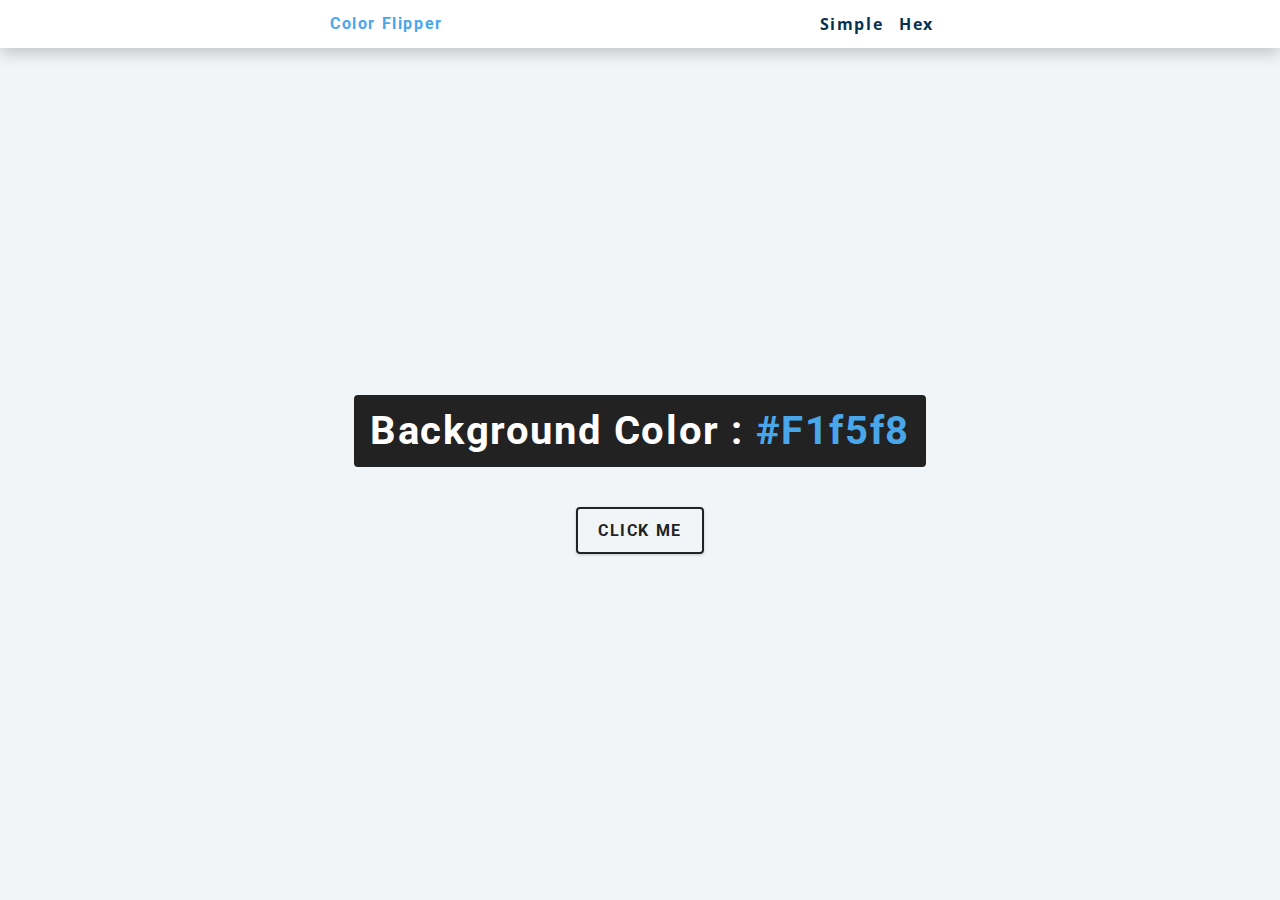
<file: 01-color-flipper/setup/index.html>
<!DOCTYPE html>
<html lang="en">
  <head>
    <meta charset="UTF-8" />
    <meta name="viewport" content="width=device-width, initial-scale=1.0" />
    <title>Color Flipper || Simple</title>

    <!-- styles -->
    <link rel="stylesheet" href="styles.css" />
  </head>
  <body>
    <nav>
      <div class="nav-center">
        <h4>Color flipper</h4>
        <ul class="nav-links">
          <li><a href="index.html">simple</a></li>
          <li><a href="hex.html">hex</a></li>
        </ul>
      </div>
    </nav>
    <main>
      <div class="container">
        <h2>background color : <span class="color"> #f1f5f8</span></h2>
        <button class="btn btn-hero" id="btn">click me</button>
      </div>
    </main>
    <!-- javascript -->
    <script src="app.js"></script>
  </body>
</html>
</file>
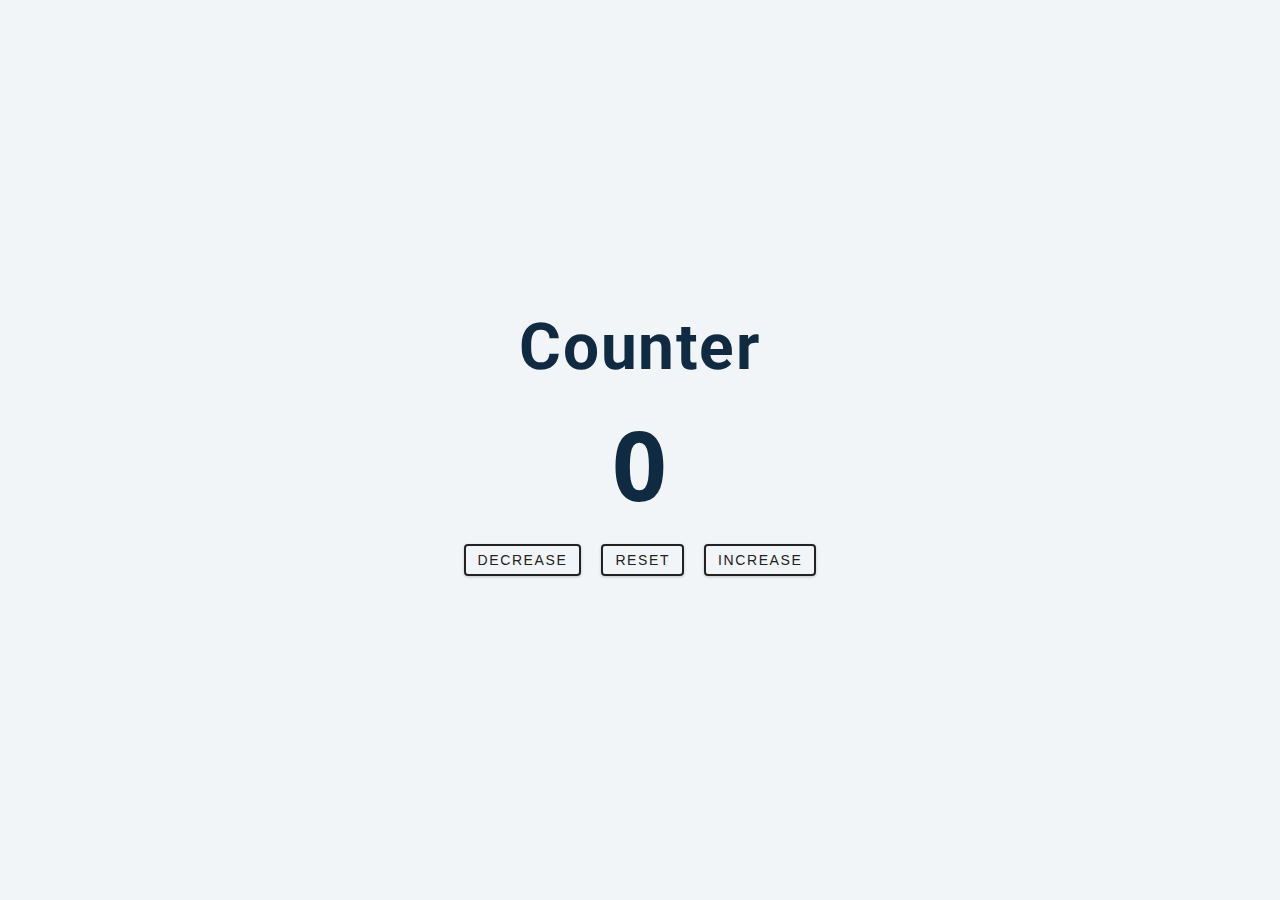
<file: 02-counter/setup/index.html>
<!DOCTYPE html>
<html lang="en">
  <head>
    <meta charset="UTF-8" />
    <meta name="viewport" content="width=device-width, initial-scale=1.0" />
    <title>Counter</title>

    <!-- styles -->
    <link rel="stylesheet" href="styles.css" />
  </head>
  <body>
    <main>
      <div class="container">
        <h1>
          counter
        </h1>
        <span id="value">0</span>
        <div class="btn-container">
          <button class="btn decrease">decrease</button>
          <button class="btn reset">reset</button>
          <button class="btn increase">increase</button>
        </div>
      </div>
    </main>
    <!-- javascript -->
    <script src="app.js"></script>
  </body>
</html>
</file>
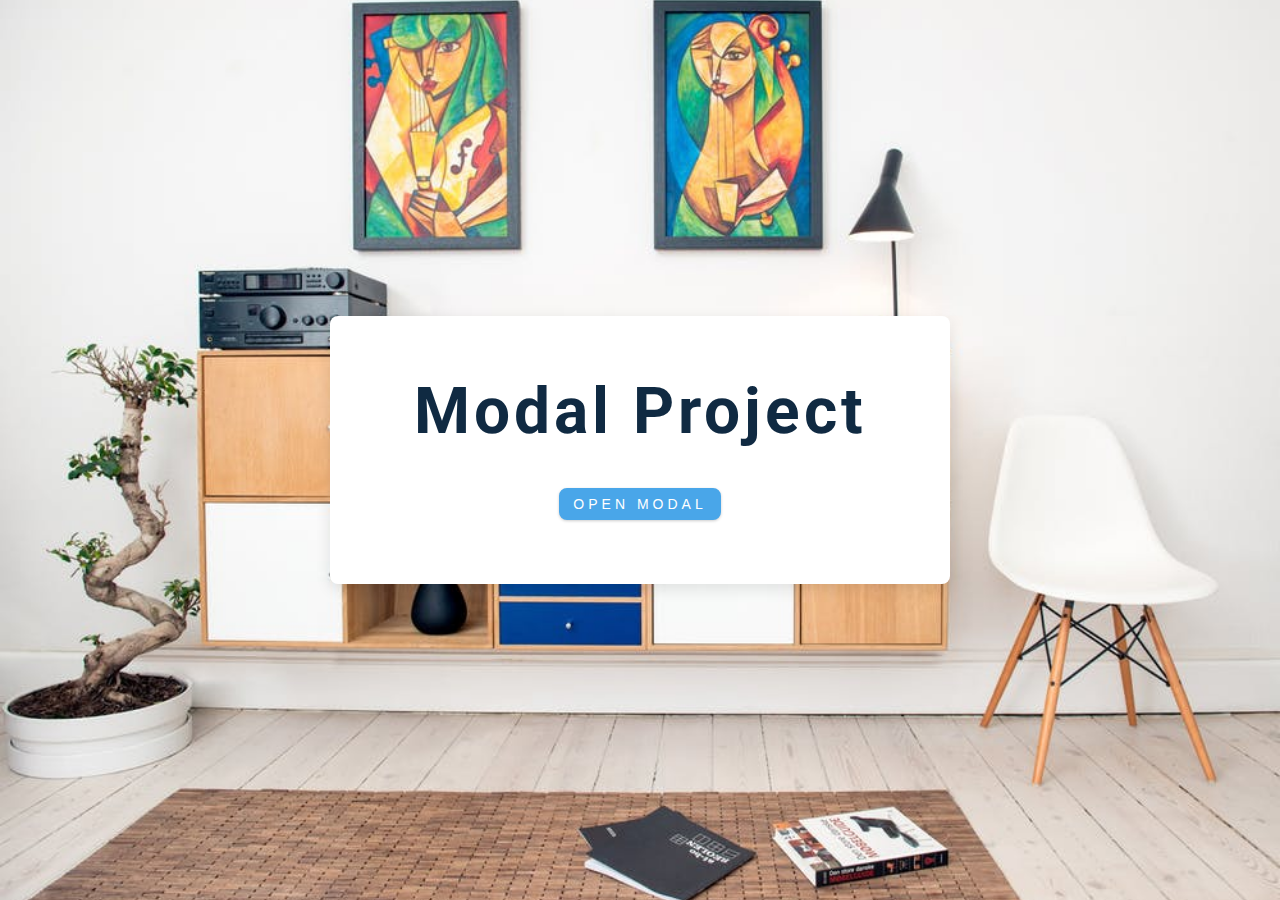
<file: 06-modal/setup/index.html>
<!DOCTYPE html>
<html lang="en">
  <head>
    <meta charset="UTF-8" />
    <meta name="viewport" content="width=device-width, initial-scale=1.0" />
    <title>Modal</title>
    <!-- font-awesome -->
    <link
      rel="stylesheet"
      href="https://cdnjs.cloudflare.com/ajax/libs/font-awesome/5.14.0/css/all.min.css"
    />
    <!-- styles -->
    <link rel="stylesheet" href="styles.css" />
  </head>
  <body>
    <!-- hero -->
    <header class="hero">
      <div class="banner">
        <h1>modal project</h1>
        <button class="btn modal-btn">open modal</button>
      </div>
    </header>
    <!-- end of hero -->
    <!-- modal -->
    <div class="modal-overlay">
      <div class="modal-container">
        <h3>Lorem, ipsum dolor sit amet consectetur adipisicing elit. Voluptatum eligendi nobis similique debitis perspiciatis mollitia.</h3>
        <button class="close-btn">
          <i class="fas fa-times"></i>
        </button>
      </div>
    </div>
    <!-- javascript -->
    <script src="app.js"></script>
  </body>
</html>
</file>
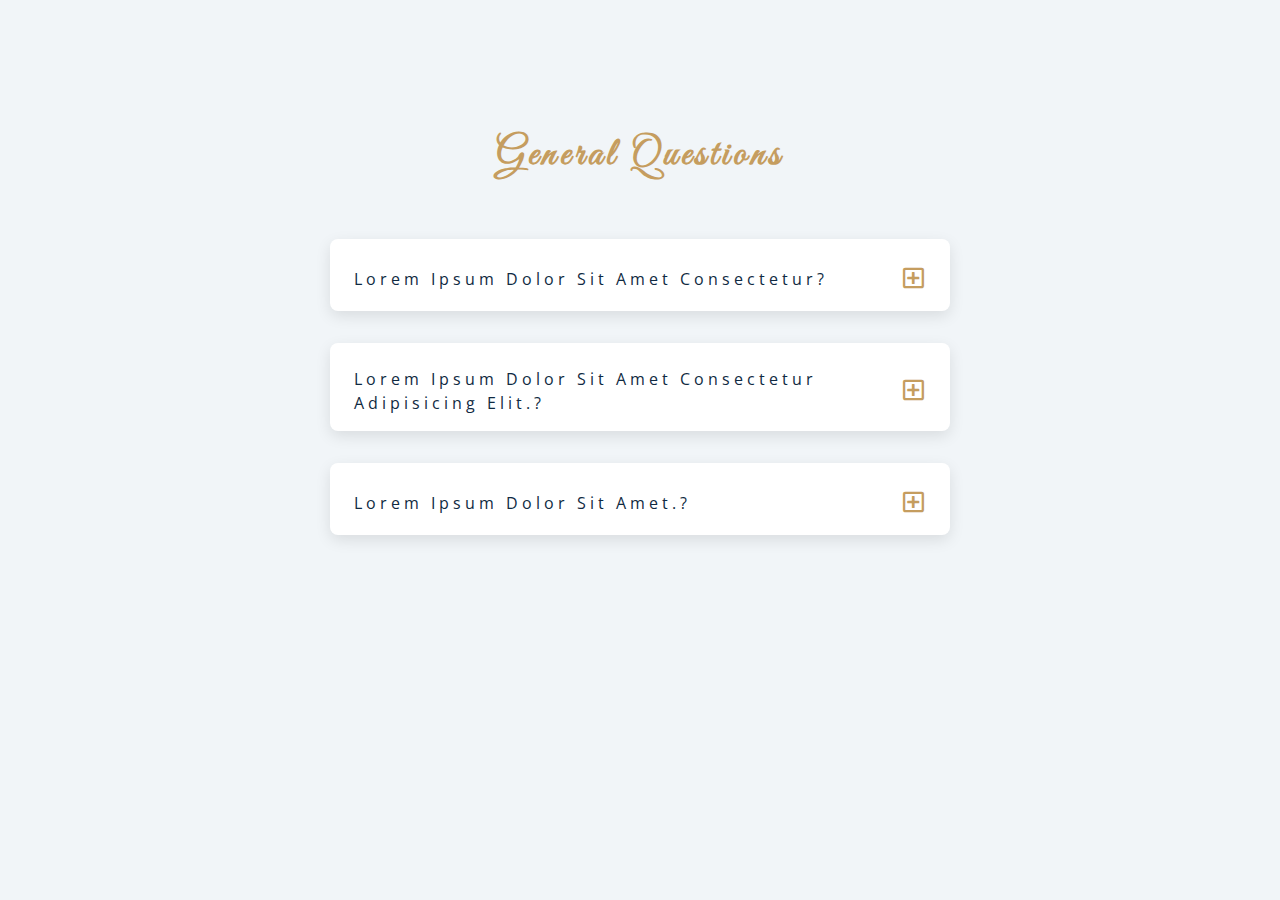
<file: 07-questions/setup/index.html>
<!DOCTYPE html>
<html lang="en">

<head>
  <meta charset="UTF-8" />
  <meta name="viewport" content="width=device-width, initial-scale=1.0" />
  <title>Q & A</title>
  <!-- font-awesome -->
  <link rel="stylesheet" href="https://cdnjs.cloudflare.com/ajax/libs/font-awesome/5.14.0/css/all.min.css" />
  <!-- extra fonts -->
  <link href="https://fonts.googleapis.com/css?family=Great+Vibes&display=swap" rel="stylesheet" />
  <!-- styles -->
  <link rel="stylesheet" href="styles.css" />
</head>

<body>
  <section class="questions">
    <!-- title -->
    <div class="title">
      <h2>General Questions</h2>
    </div>
    <!-- questions -->
    <div class="section-center">
      <!-- single question -->
      <article class="question">
        <div class="question-title">
          <p>Lorem ipsum dolor sit amet consectetur?</p>
          <button type="button" class="question-btn">
            <span class="plus-icon">
              <i class="far fa-plus-square"></i>
            </span>
            <span class="minus-icon">
              <i class="far fa-minus-square"></i>
            </span>
          </button>
        </div>
        <!-- question text -->
        <div class="question-text">
          <p>Lorem ipsum dolor sit amet consectetur adipisicing elit. Dolor porro officiis earum quas dolore delectus excepturi nesciunt esse atque quo?</p>
        </div>
      </article>
      <!-- end single question -->

      <article class="question">
        <div class="question-title">
          <p>Lorem ipsum dolor sit amet consectetur adipisicing elit.?</p>
          <button type="button" class="question-btn">
            <span class="plus-icon">
              <i class="far fa-plus-square"></i>
            </span>
            <span class="minus-icon">
              <i class="far fa-minus-square"></i>
            </span>
          </button>
        </div>
        <!-- question text -->
        <div class="question-text">
          <p>Lorem ipsum dolor sit amet consectetur adipisicing elit. Dolor porro officiis earum quas dolore delectus excepturi nesciunt esse atque quo?</p>
        </div>
      </article>
      <!-- end single question -->

      <article class="question">
        <div class="question-title">
          <p>Lorem ipsum dolor sit amet.?</p>
          <button type="button" class="question-btn">
            <span class="plus-icon">
              <i class="far fa-plus-square"></i>
            </span>
            <span class="minus-icon">
              <i class="far fa-minus-square"></i>
            </span>
          </button>
        </div>
        <!-- question text -->
        <div class="question-text">
          <p>Lorem ipsum dolor sit amet consectetur adipisicing elit. Dolor porro officiis earum quas dolore delectus excepturi nesciunt esse atque quo?</p>
        </div>
      </article>
      <!-- end single question -->
    </div>
  </section>
  <!-- javascript -->
  <script src="app.js"></script>
</body>

</html>
</file>
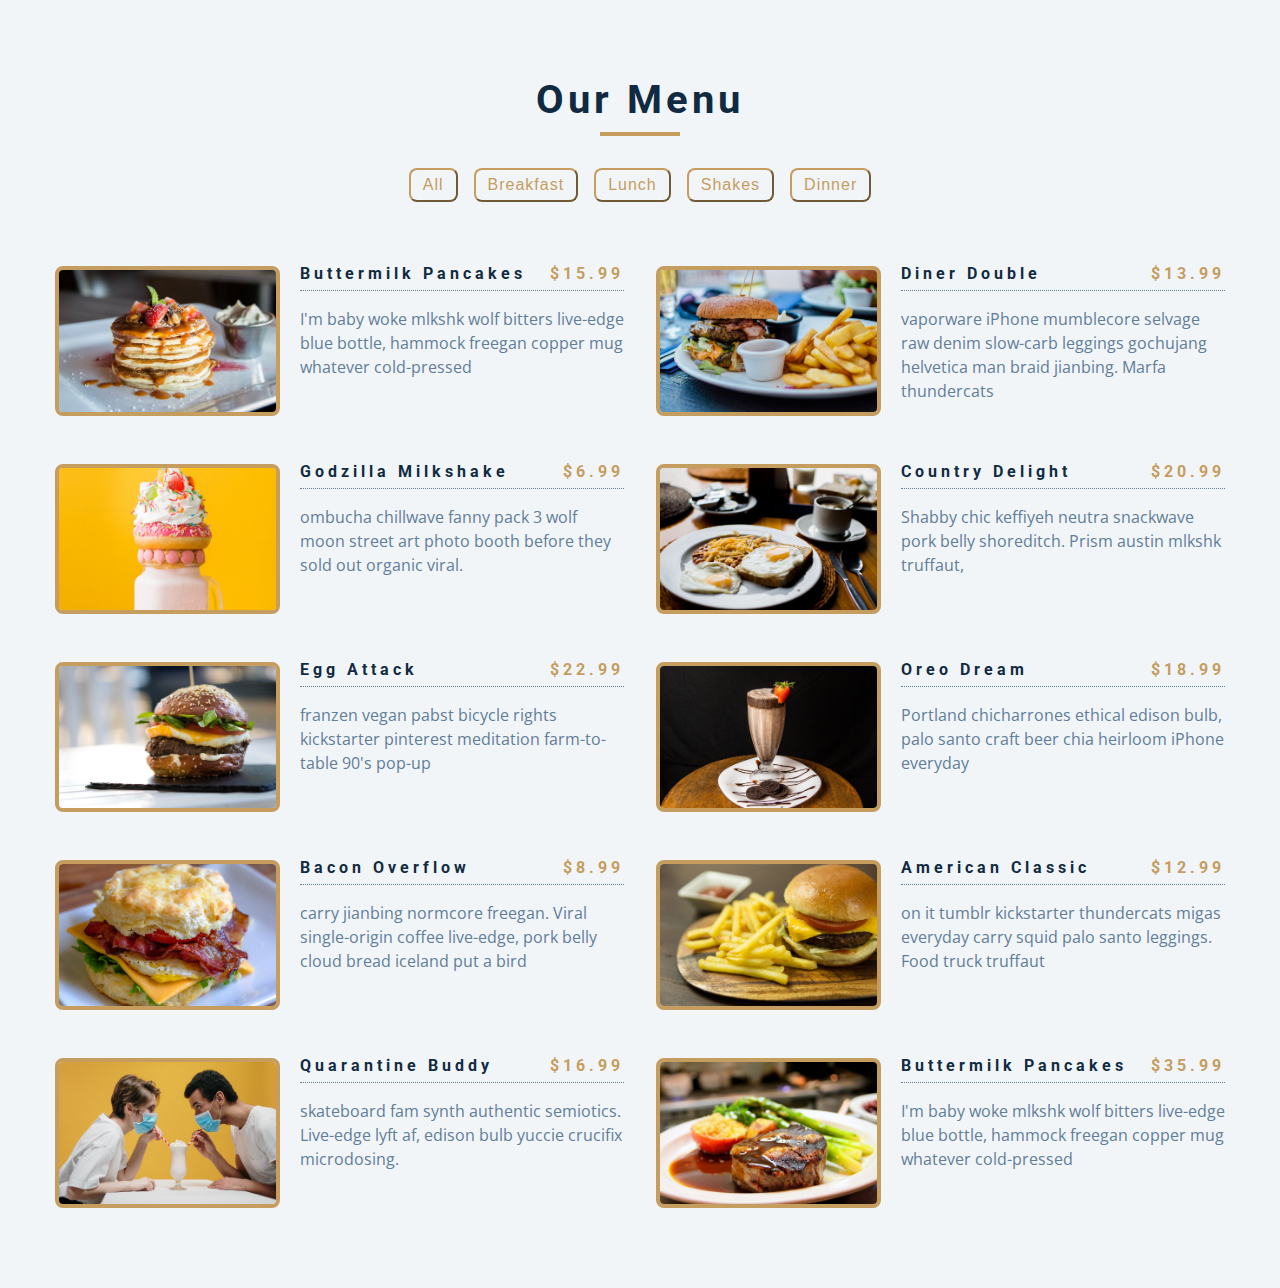
<file: 08-menu/setup/index.html>
<!DOCTYPE html>
<html lang="en">
  <head>
    <meta charset="UTF-8" />
    <meta name="viewport" content="width=device-width, initial-scale=1.0" />
    <title>Starter</title>
    <!-- font-awesome -->
    <link
      rel="stylesheet"
      href="https://cdnjs.cloudflare.com/ajax/libs/font-awesome/5.14.0/css/all.min.css"
    />
    <!-- styles -->
    <link rel="stylesheet" href="styles.css" />
  </head>
  <body>
    <section class="menu">
      <!-- title -->
      <div class="title">
        <h2>our menu</h2>
        <div class="underline"></div>
      </div>
      <!-- filter buttons -->
      <div class="btn-container">
        <!-- <button class="filter-btn" type="button" data-id="all">all</button>
        <button class="filter-btn" type="button" data-id="breakfast">breakfast</button>
        <button class="filter-btn" type="button" data-id="lunch">lunch</button>
        <button class="filter-btn" type="button" data-id="shakes">shakes</button> -->
      </div>
      <!-- menu items -->
      <div class="section-center">
        <!-- single items -->
        <!-- <article class="menu-item">
          <img src="menu-item.jpeg" alt="menu item" class="photo">
          <div class="item-info">
            <header>
            <h4>buttermilk pancakes</h4>
            <h4 class="price">$15</h4>
            </header>
            <p class="item-text">Lorem ipsum dolor sit amet consectetur, adipisicing elit. Accusamus obcaecati iure error, sed dignissimos nihil asperiores vero reiciendis eius adipisci.</p>
          </div>
        </article> -->
        <!-- end of the single item -->
      </div>
    </section>
    <!-- javascript -->
    <script src="app.js"></script>
  </body>
</html>
</file>
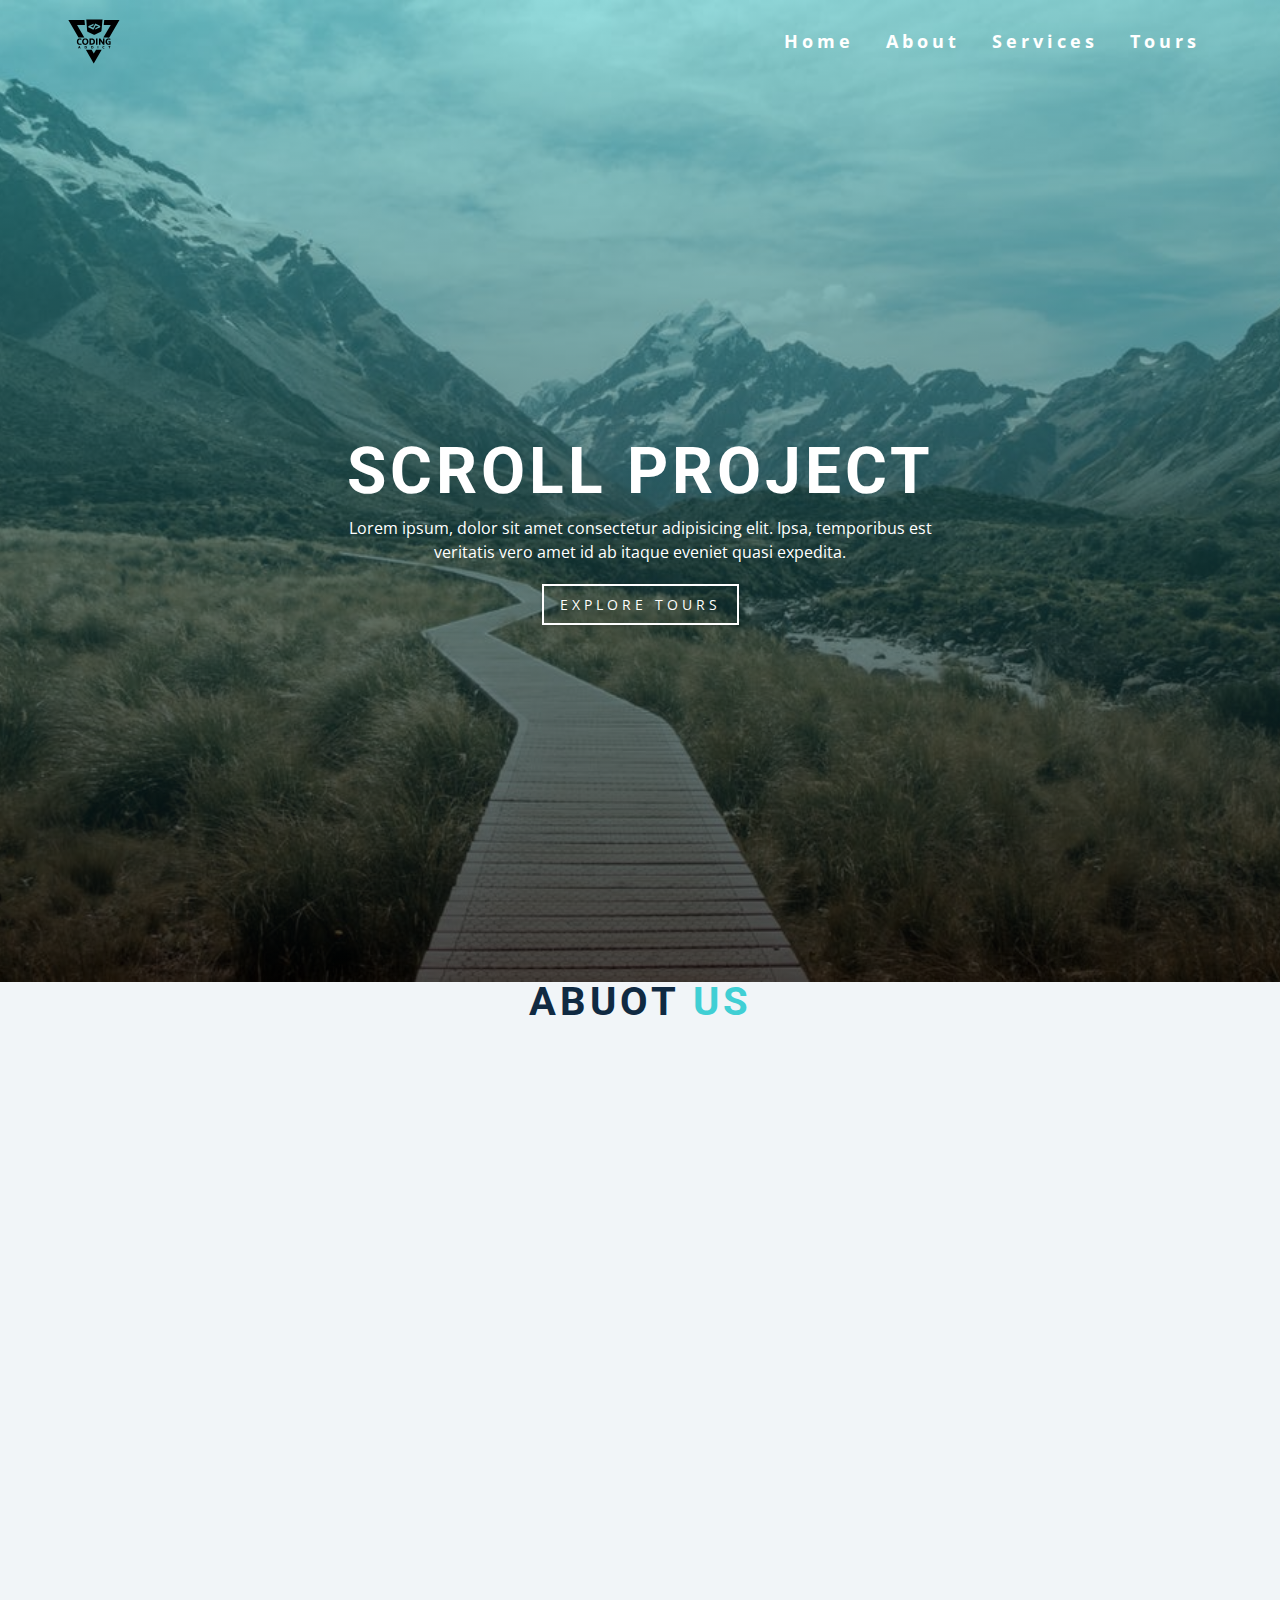
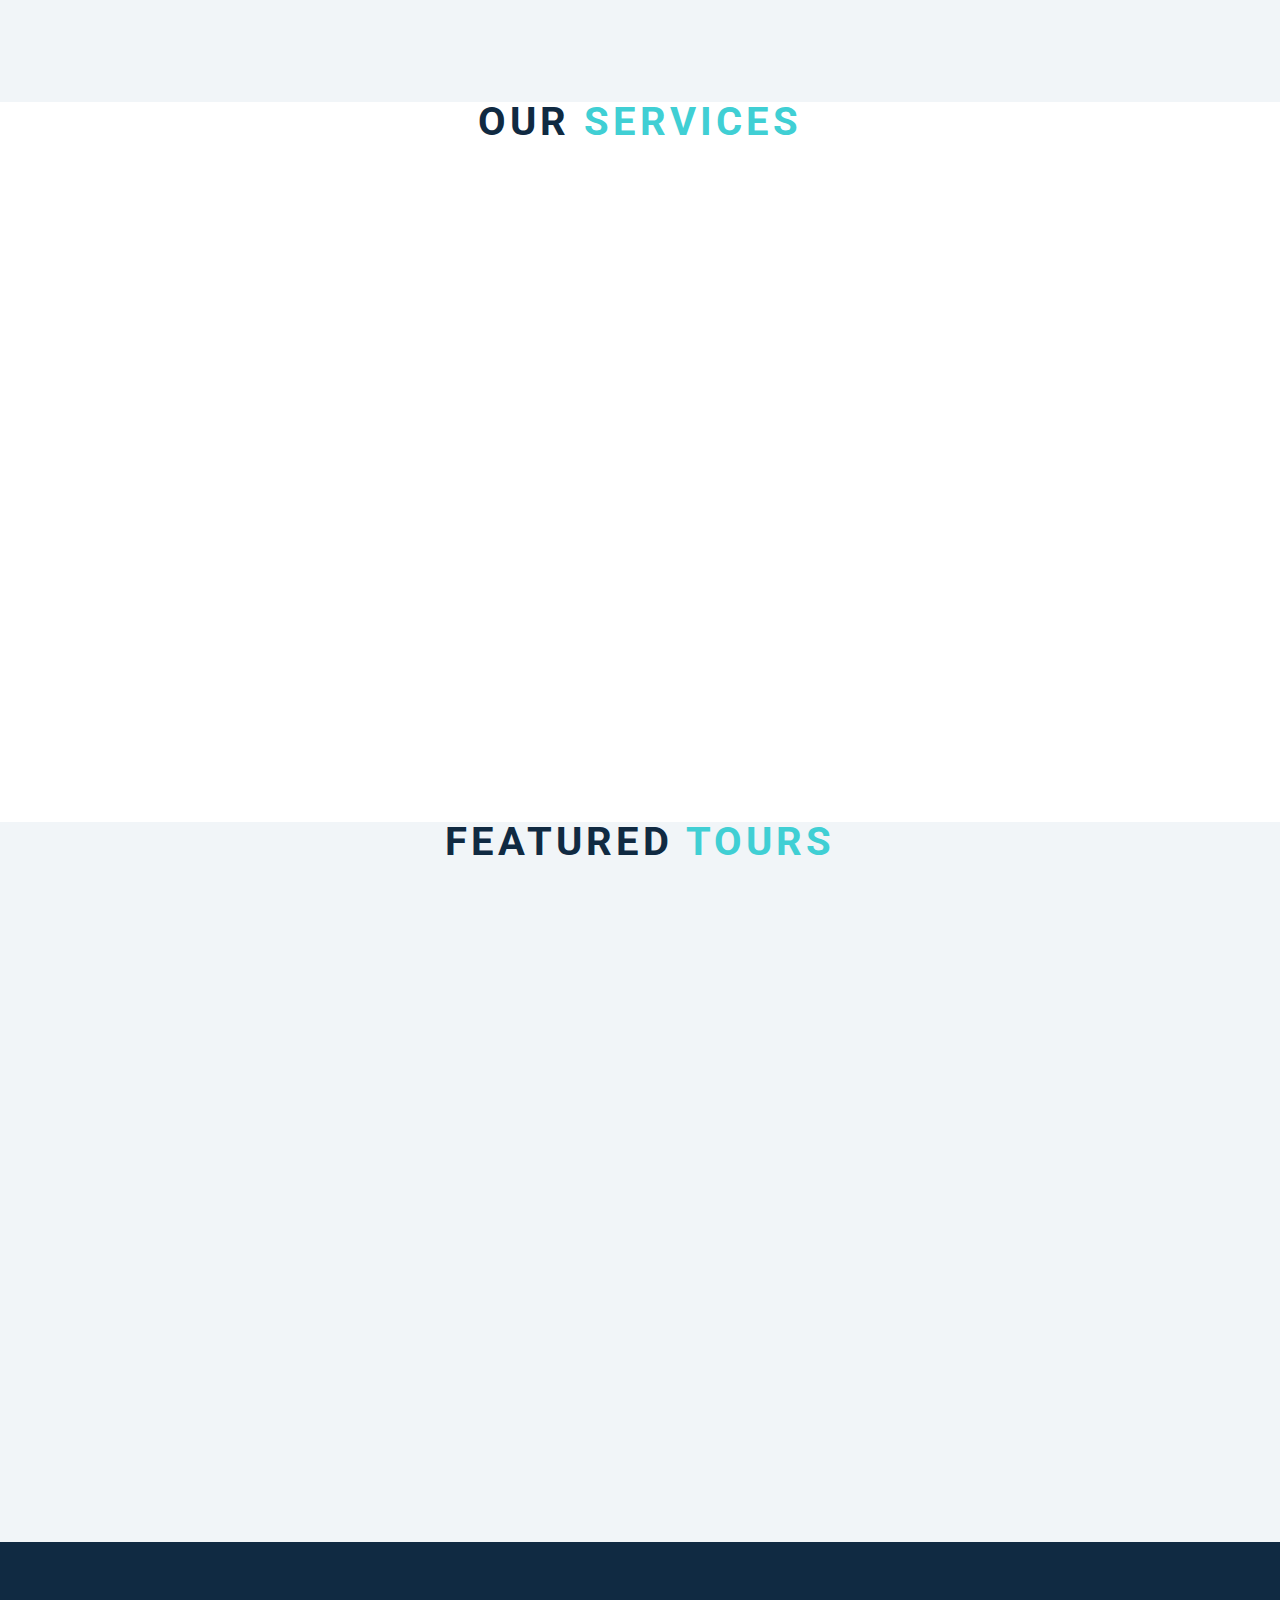
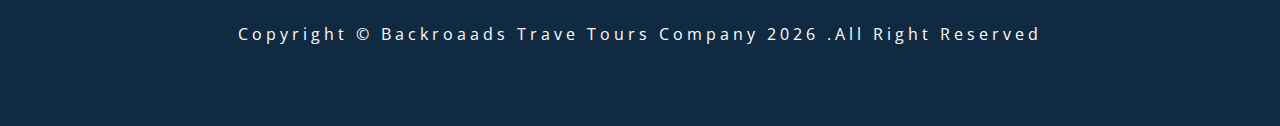
<file: 10-scroll/setup/index.html>
<!DOCTYPE html>
<html lang="en">
  <head>
    <meta charset="UTF-8" />
    <meta name="viewport" content="width=device-width, initial-scale=1.0" />
    <title>Scroll</title>
    <!-- font-awesome -->
    <link
      rel="stylesheet"
      href="https://cdnjs.cloudflare.com/ajax/libs/font-awesome/5.14.0/css/all.min.css"
    />
    <!-- styles -->
    <link rel="stylesheet" href="styles.css" />
  </head>
  <body>
    <!-- header -->
    <header id="home">
      <!-- navbar -->
      <nav id="nav">
        <div class="nav-center">
          <!-- nav header -->
          <div class="nav-header">
            <img src="./logo.svg" alt="logo" class="logo">
            <button class="nav-toggle">
              <i class="fas fa-bars"></i>
            </button>
          </div>
          <!-- links -->
          <div class="links-container">
            <ul class="links">
              <li>
                <a href="#home" class="scroll-link">home</a>
              </li>
              <li>
                <a href="#about" class="scroll-link">about</a>
              </li>
              <li>
                <a href="#services" class="scroll-link">services</a>
              </li>
              <li>
                <a href="#tours" class="scroll-link">tours</a>
              </li>
            </ul>            
          </div>
        </div>
      </nav>
      <!-- banner -->
      <div class="banner">
        <div class="container">
          <h1>scroll project</h1>
          <p>Lorem ipsum, dolor sit amet consectetur adipisicing elit. Ipsa, temporibus est veritatis vero amet id ab itaque eveniet quasi expedita.</p>
          <a href="#tours" class="scroll-link btn btn-white">Explore tours</a>
        </div>
      </div>
    </header>
    <!-- about -->
    <section id="about" class="section">
      <div class="title">
        <h2>abuot <span>Us</span></h2>
      </div>
    </section>
    <!-- services -->
    <section id="services" class="section">
      <div class="title">
        <h2>our <span>services</span></h2>
      </div>
    </section>
    <!-- tours -->
    <section id="tours" class="section">
      <div class="title">
        <h2>featured <span>tours</span></h2>
      </div>
    </section>
    <!-- footer -->
    <footer class="section">
      <p>
        copyright &copy; backroaads trave tours company
        <span id="date">
          
        </span>
        .all right reserved
      </p>
    </footer>
    <!-- back to top button -->
    <a href="#home" class="scroll-link top-link">
      <i class="fas fa-arrow-up"></i>
    </a>
    <!-- javascript -->
    <script src="app.js"></script>
  </body>
</html>
</file>
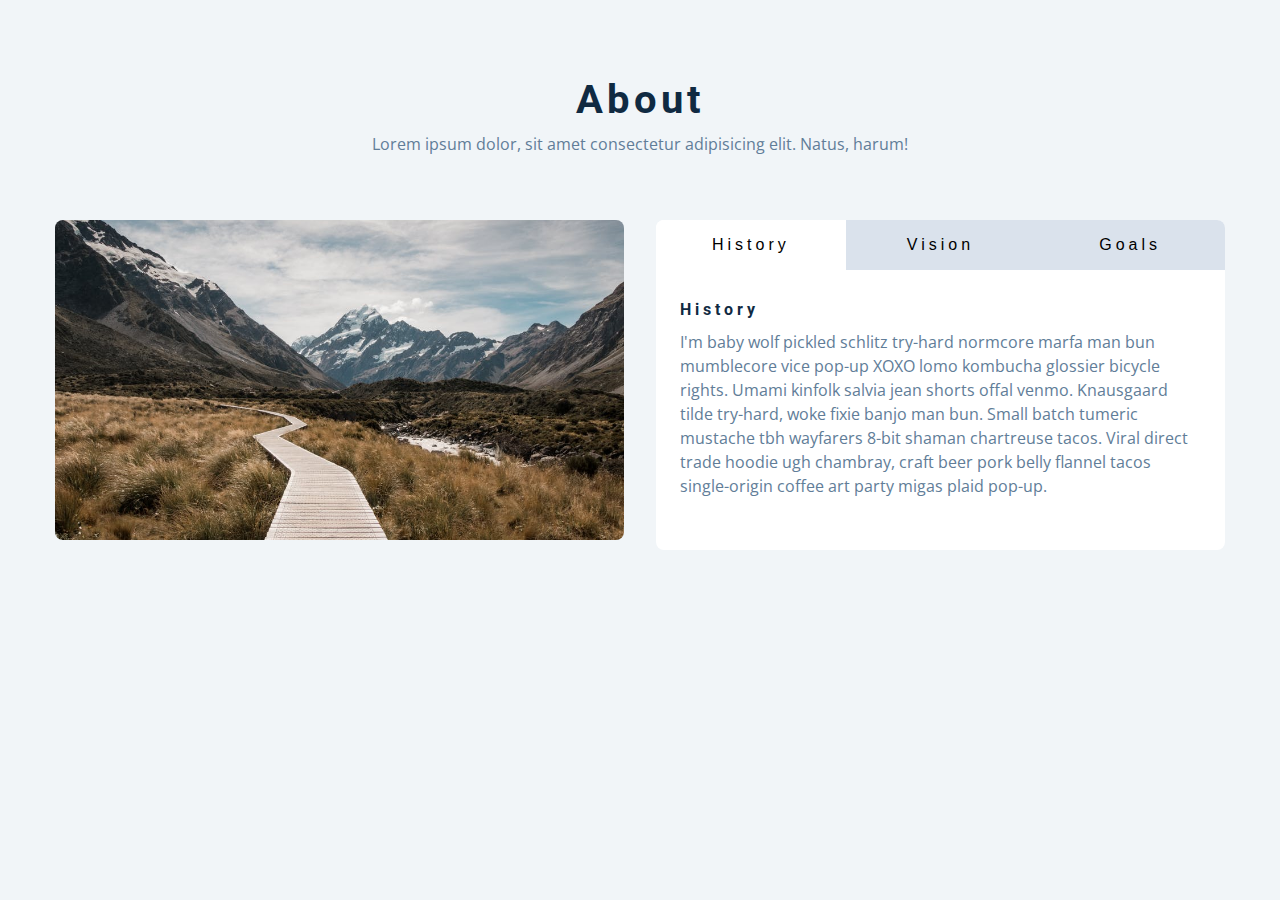
<file: 11-tabs/setup/index.html>
<!DOCTYPE html>
<html lang="en">

<head>
  <meta charset="UTF-8" />
  <meta name="viewport" content="width=device-width, initial-scale=1.0" />
  <title>Tabs</title>

  <!-- styles -->
  <link rel="stylesheet" href="styles.css" />
</head>

<body>
  <!-- section -->
  <section class="section">
    <div class="title">
      <h2>about</h2>
      <p>Lorem ipsum dolor, sit amet consectetur adipisicing elit. Natus, harum!</p>
    </div>
    <div class="about-center section-center">
      <article class="about-img">
        <img src="./hero-bcg.jpeg" alt="about picture">
      </article>
      <article class="about">
        <!-- btn container -->
        <div class="btn-container">
          <button class="tab-btn active" data-id="history">history</button>
          <button class="tab-btn" data-id="vision">vision</button>
          <button class="tab-btn" data-id="goals">goals</button>
        </div>
        <article class="about-content">
          <!-- single item -->
          <div class="content active" id="history">
            <h4>history</h4>
            <!-- history -->
            <p>
              I'm baby wolf pickled schlitz try-hard normcore marfa man bun mumblecore vice
              pop-up XOXO lomo kombucha glossier bicycle rights. Umami kinfolk salvia jean
              shorts offal venmo. Knausgaard tilde try-hard, woke fixie banjo man bun. Small
              batch tumeric mustache tbh wayfarers 8-bit shaman chartreuse tacos. Viral
              direct trade hoodie ugh chambray, craft beer pork belly flannel tacos
              single-origin coffee art party migas plaid pop-up.
            </p>
          </div>
          <!-- end of single item -->
          <!-- single item -->
          <div class="content" id="vision">
            <h4>vision</h4>
            <!-- vision -->
            <p>
              Man bun PBR&B keytar copper mug prism, hell of helvetica. Synth crucifix offal
              deep v hella biodiesel. Church-key listicle polaroid put a bird on it
              chillwave palo santo enamel pin, tattooed meggings franzen la croix cray.
              Retro yr aesthetic four loko tbh helvetica air plant, neutra palo santo tofu
              mumblecore. Hoodie bushwick pour-over jean shorts chartreuse shabby chic. Roof
              party hammock master cleanse pop-up truffaut, bicycle rights skateboard
              affogato readymade sustainable deep v live-edge schlitz narwhal.
            </p>
            <ul>
              <li>list item</li>
              <li>list item</li>
              <li>list item</li>
            </ul>
          </div>
          <!-- end of single item -->
          <!-- single item -->
          <div class="content" id="goals">
            <h4>goals</h4>
            <!-- goals -->
            <p>
              Chambray authentic truffaut, kickstarter brunch taxidermy vape heirloom four
              dollar toast raclette shoreditch church-key. Poutine etsy tote bag, cred
              fingerstache leggings cornhole everyday carry blog gastropub. Brunch biodiesel
              sartorial mlkshk swag, mixtape hashtag marfa readymade direct trade man braid
              cold-pressed roof party. Small batch adaptogen coloring book heirloom.
              Letterpress food truck hammock literally hell of wolf beard adaptogen everyday
              carry. Dreamcatcher pitchfork yuccie, banh mi salvia venmo photo booth quinoa
              chicharrones.
            </p>
  
          </div>
          <!-- end of single item -->
        </article>
      </article>
      
    </div>
  </section>
  <!-- javascript -->
  <script src="app.js"></script>
</body>

</html>
</file>
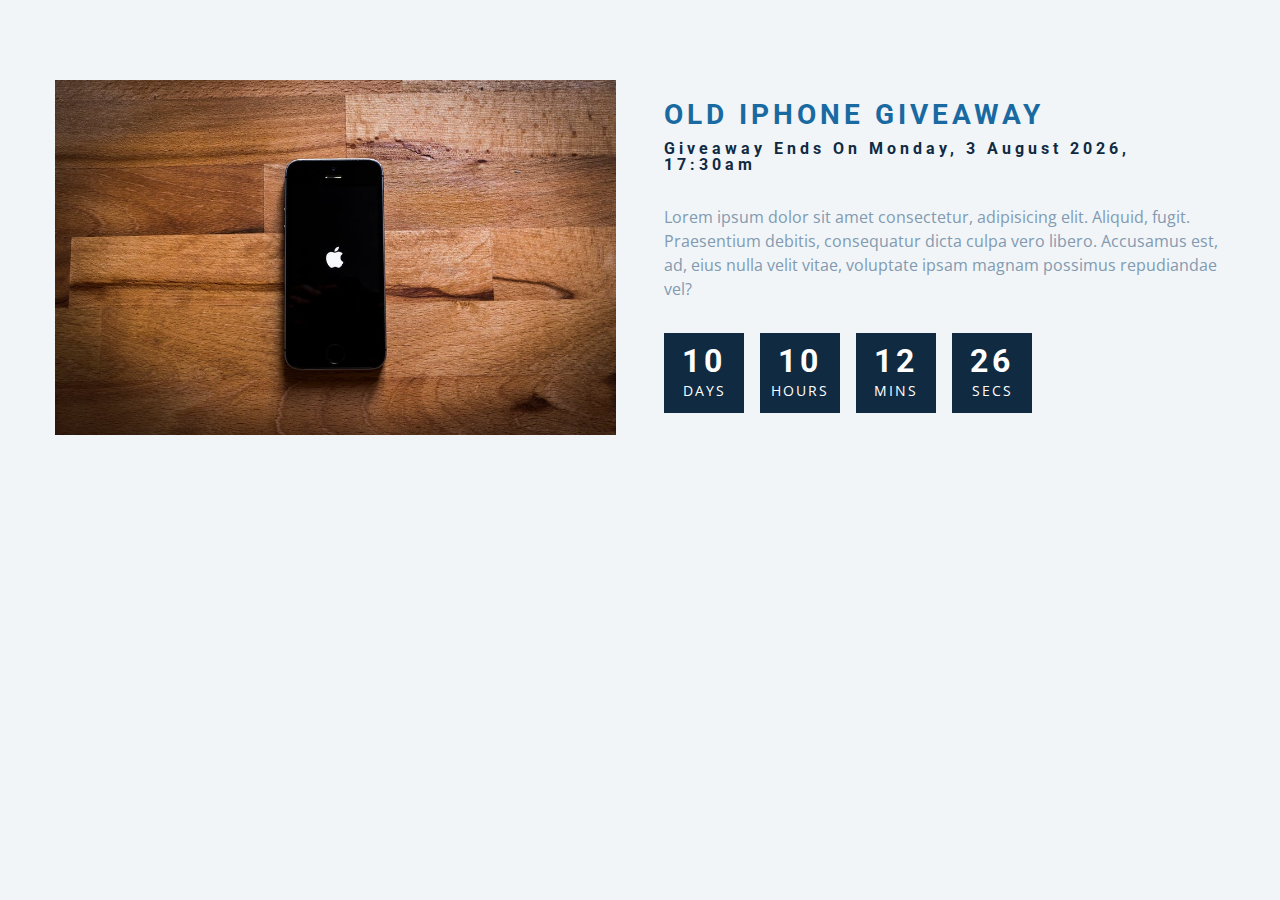
<file: 12-countdown-timer/setup/index.html>
<!DOCTYPE html>
<html lang="en">
  <head>
    <meta charset="UTF-8" />
    <meta name="viewport" content="width=device-width, initial-scale=1.0" />
    <title>Countdown</title>

    <!-- styles -->
    <link rel="stylesheet" href="styles.css" />
  </head>
  <body>
    <section class="section-center">
      <!-- image -->
      <article class="gift-img">
        <img src="./gift.jpeg" alt="gift picture">
      </article>
      <!-- info -->
      <article class="gift-info">
        <h3>old iphone giveaway</h3>
        <h4 class="giveaway">
          giveaway ends on Sunnday, 24 April 2020, 8:00am
        </h4>
        <p>Lorem ipsum dolor sit amet consectetur, adipisicing elit. Aliquid, fugit. Praesentium debitis, consequatur dicta culpa vero libero. Accusamus est, ad, eius nulla velit vitae, voluptate ipsam magnam possimus repudiandae vel?</p>
        <div class="deadline">
          <!-- days -->
          <div class="deadline-format">
            <div>
              <h4 class="days">34</h4>
              <span>days</span>
            </div>  
          </div>
          <!-- end of items -->
          <!-- hours -->
          <div class="deadline-format">
            <div>
              <h4 class="hours">34</h4>
              <span>hours</span>
            </div>  
          </div>
          <!-- end of items -->
          <!-- mins -->
          <div class="deadline-format">
            <div>
              <h4 class="mins">34</h4>
              <span>mins</span>
            </div>  
          </div>
          <!-- end of items -->
          <!-- secs -->
          <div class="deadline-format">
            <div>
              <h4 class="secs">34</h4>
              <span>secs</span>
            </div>  
          </div>
          <!-- end of items -->
        </div>
      </article>
    </section>
    <!-- javascript -->
    <script src="app.js"></script>
  </body>
</html>
</file>
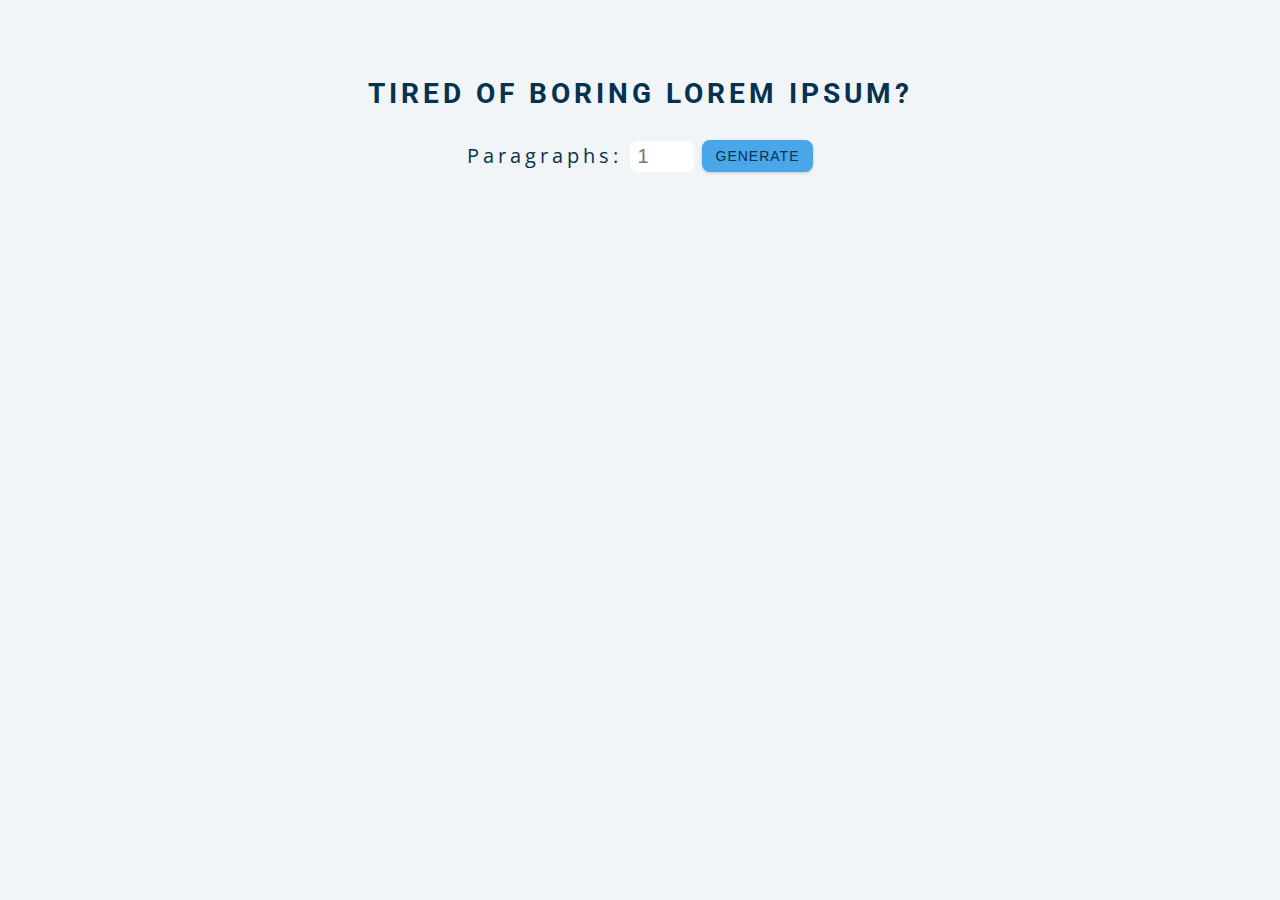
<file: 13-lorem-ipsum/setup/index.html>
<!DOCTYPE html>
<html lang="en">
  <head>
    <meta charset="UTF-8" />
    <meta name="viewport" content="width=device-width, initial-scale=1.0" />
    <title>Lorem Ipsum</title>

    <!-- styles -->
    <link rel="stylesheet" href="styles.css" />
  </head>
  <body>
    <!-- section -->
    <section class="section-center">
      <h3>tired of boring lorem ipsum?</h3>
      <form  class="lorem-form">
        <label for="amount">Paragraphs:</label>
        <input type="number" name="amount" id="amount" placeholder="1"/>
        <button type="submit" class="btn">generate</button>
      </form>
      <article class="lorem-text"></article>
    </section>
    <!-- javascript -->
    <script src="app.js"></script>
  </body>
</html>
</file>
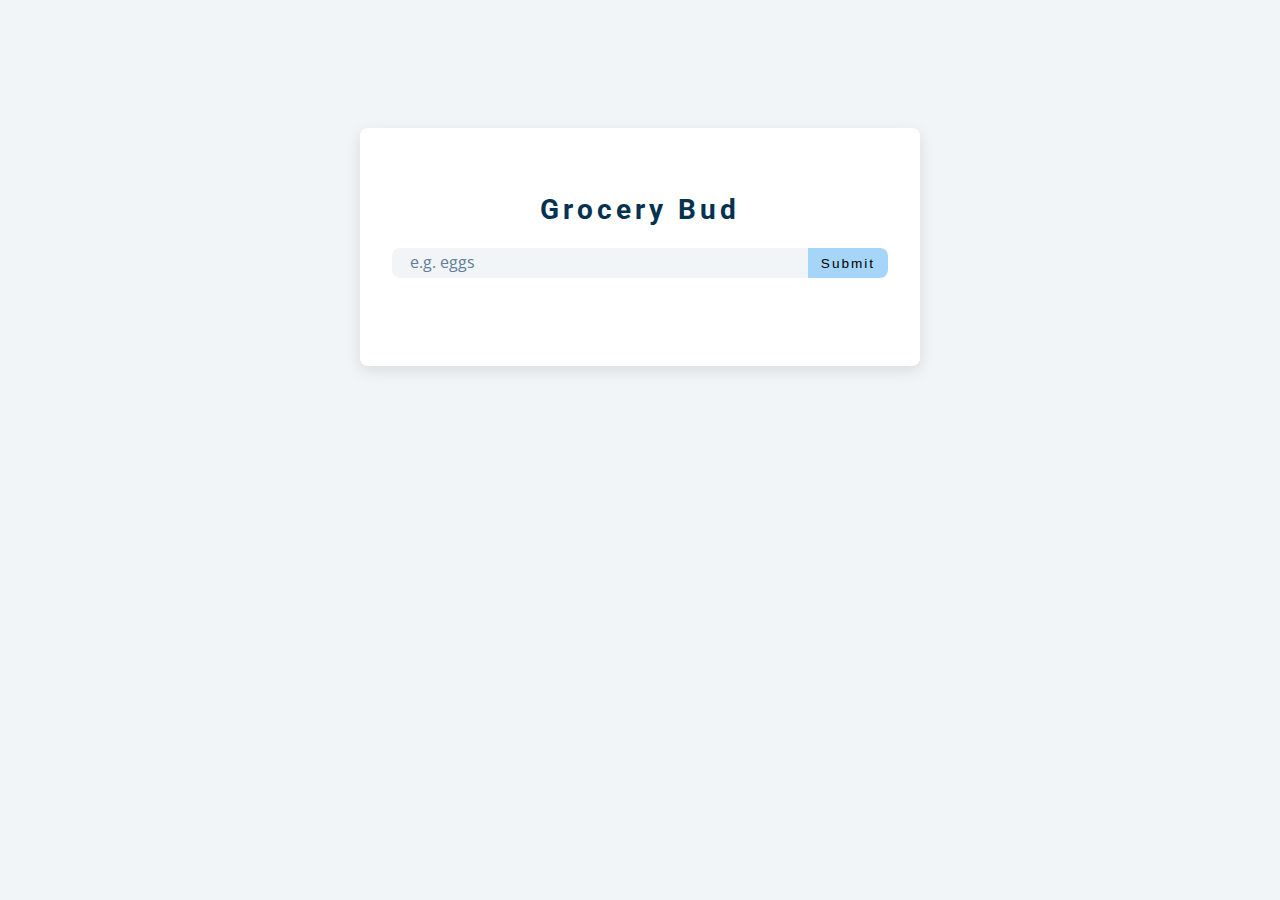
<file: 14-grocery-bud/setup/index.html>
<!DOCTYPE html>
<html lang="en">

<head>
  <meta charset="UTF-8" />
  <meta name="viewport" content="width=device-width, initial-scale=1.0" />
  <title>Grocery Bud</title>
  <!-- font-awesome -->
  <link rel="stylesheet" href="https://cdnjs.cloudflare.com/ajax/libs/font-awesome/5.14.0/css/all.min.css" />
  <!-- styles -->
  <link rel="stylesheet" href="styles.css" />
</head>

<body>
  <section class="section-center">
    <!-- form -->
    <form class="grocery-form">
      <p class="alert"></p>
      <h3>grocery bud</h3>
      <div class="form-control">
        <input type="text" id="grocery" placeholder="e.g. eggs" />
        <button type="submit" class="submit-btn">submit</button>
      </div>
    </form>
    <!-- list -->
    <div class="grocery-container">
      <div class="grocery-list">

      </div>
      <!-- button -->
      <button class="clear-btn">
        clear items
      </button>
    </div>
  </section>
  <!-- javascript -->
  <script src="app.js"></script>
</body>

</html>
</file>
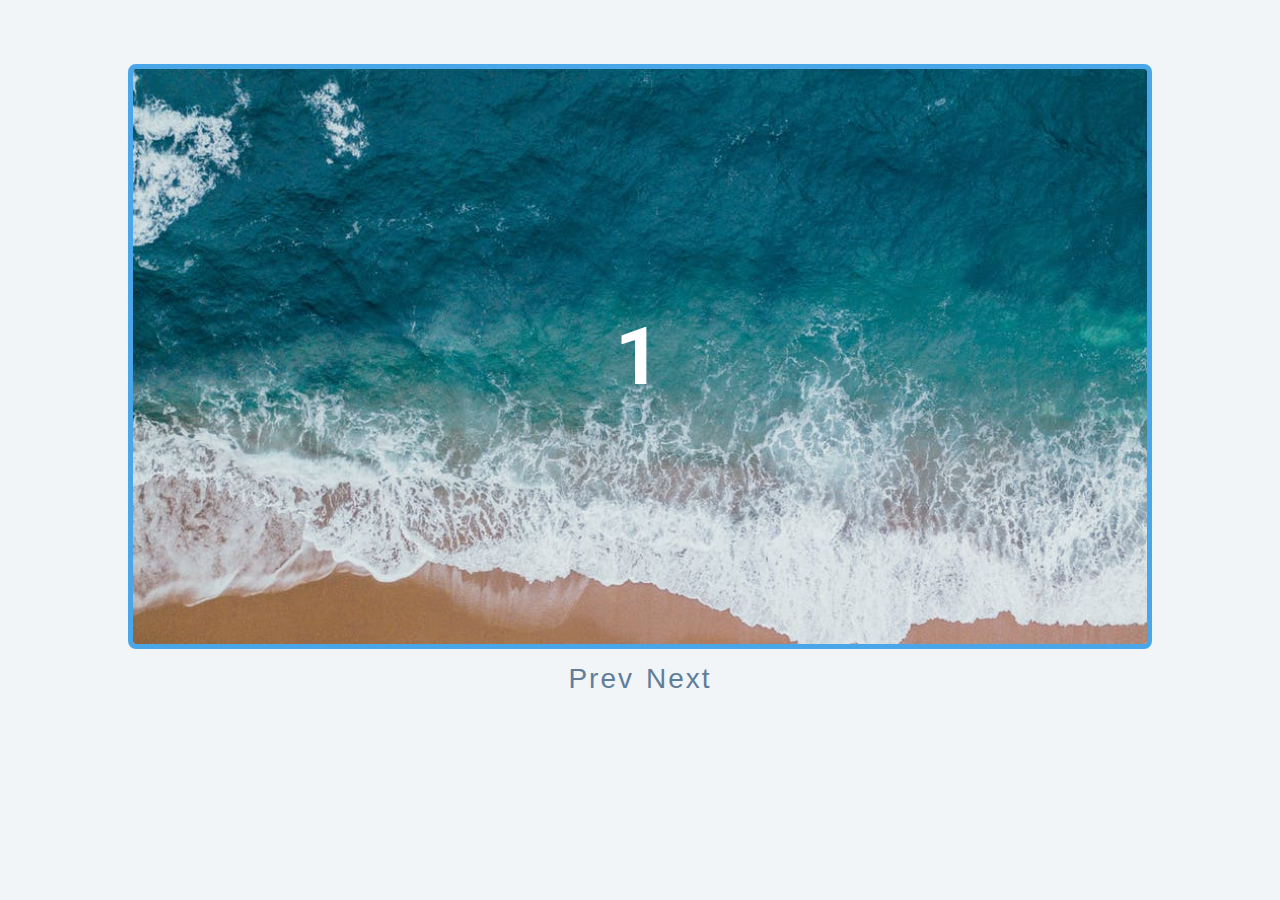
<file: 15-slider/setup/index.html>
<!DOCTYPE html>
<html lang="en">

<head>
  <meta charset="UTF-8" />
  <meta name="viewport" content="width=device-width, initial-scale=1.0" />
  <title>Slider</title>

  <!-- styles -->
  <link rel="stylesheet" href="styles.css" />
</head>

<body>
  <div class="slider-container">

    <div class="slide">
      <img src="./img-1.jpeg" class="slide-img" alt="">
      <h1>1</h1>
    </div>

    <div class="slide">
      <h1>2</h1>
    </div>
    <div class="slide">
      <h1>3</h1>
    </div>
    <div class="slide">
      <div>
        <img src="./person-1.jpeg" class="person-img" alt="" />
        <h4>susan doe</h4>
        <h1>4</h1>
      </div>
    </div>
  </div>
  <div class="btn-container">
    <button type="button" class="prevBtn">prev</button>
    <button type="button" class="nextBtn">Next</button>
  </div>
  <!-- javascript -->
  <script src="app.js"></script>
</body>

</html>
</file>
<file: 01-color-flipper/setup/styles.css>
/*
=============== 
Fonts
===============
*/
@import url("https://fonts.googleapis.com/css?family=Open+Sans|Roboto:400,700&display=swap");

/*
=============== 
Variables
===============
*/

:root {
  /* dark shades of primary color*/
  --clr-primary-1: hsl(205, 86%, 17%);
  --clr-primary-2: hsl(205, 77%, 27%);
  --clr-primary-3: hsl(205, 72%, 37%);
  --clr-primary-4: hsl(205, 63%, 48%);
  /* primary/main color */
  --clr-primary-5: hsl(205, 78%, 60%);
  /* lighter shades of primary color */
  --clr-primary-6: hsl(205, 89%, 70%);
  --clr-primary-7: hsl(205, 90%, 76%);
  --clr-primary-8: hsl(205, 86%, 81%);
  --clr-primary-9: hsl(205, 90%, 88%);
  --clr-primary-10: hsl(205, 100%, 96%);
  /* darkest grey - used for headings */
  --clr-grey-1: hsl(209, 61%, 16%);
  --clr-grey-2: hsl(211, 39%, 23%);
  --clr-grey-3: hsl(209, 34%, 30%);
  --clr-grey-4: hsl(209, 28%, 39%);
  /* grey used for paragraphs */
  --clr-grey-5: hsl(210, 22%, 49%);
  --clr-grey-6: hsl(209, 23%, 60%);
  --clr-grey-7: hsl(211, 27%, 70%);
  --clr-grey-8: hsl(210, 31%, 80%);
  --clr-grey-9: hsl(212, 33%, 89%);
  --clr-grey-10: hsl(210, 36%, 96%);
  --clr-white: #fff;
  --clr-red-dark: hsl(360, 67%, 44%);
  --clr-red-light: hsl(360, 71%, 66%);
  --clr-green-dark: hsl(125, 67%, 44%);
  --clr-green-light: hsl(125, 71%, 66%);
  --clr-black: #222;
  --ff-primary: "Roboto", sans-serif;
  --ff-secondary: "Open Sans", sans-serif;
  --transition: all 0.3s linear;
  --spacing: 0.1rem;
  --radius: 0.25rem;
  --light-shadow: 0 5px 15px rgba(0, 0, 0, 0.1);
  --dark-shadow: 0 5px 15px rgba(0, 0, 0, 0.2);
  --max-width: 1170px;
  --fixed-width: 620px;
}
/*
=============== 
Global Styles
===============
*/

*,
::after,
::before {
  margin: 0;
  padding: 0;
  box-sizing: border-box;
}
body {
  font-family: var(--ff-secondary);
  background: var(--clr-grey-10);
  color: var(--clr-grey-1);
  line-height: 1.5;
  font-size: 0.875rem;
}
ul {
  list-style-type: none;
}
a {
  text-decoration: none;
}
h1,
h2,
h3,
h4 {
  letter-spacing: var(--spacing);
  text-transform: capitalize;
  line-height: 1.25;
  margin-bottom: 0.75rem;
  font-family: var(--ff-primary);
}
h1 {
  font-size: 3rem;
}
h2 {
  font-size: 2rem;
}
h3 {
  font-size: 1.25rem;
}
h4 {
  font-size: 0.875rem;
}
p {
  margin-bottom: 1.25rem;
  color: var(--clr-grey-5);
}
@media screen and (min-width: 800px) {
  h1 {
    font-size: 4rem;
  }
  h2 {
    font-size: 2.5rem;
  }
  h3 {
    font-size: 1.75rem;
  }
  h4 {
    font-size: 1rem;
  }
  body {
    font-size: 1rem;
  }
  h1,
  h2,
  h3,
  h4 {
    line-height: 1;
  }
}
/*  global classes */

/* section */
.section {
  padding: 5rem 0;
}

.section-center {
  width: 90vw;
  margin: 0 auto;
  max-width: 1170px;
}
@media screen and (min-width: 992px) {
  .section-center {
    width: 95vw;
  }
}
main {
  min-height: 100vh;
  display: grid;
  place-items: center;
}

/*
=============== 
Nav
===============
*/
nav {
  background: var(--clr-white);
  height: 3rem;
  display: grid;
  align-items: center;
  box-shadow: var(--dark-shadow);
}
.nav-center {
  width: 90vw;
  max-width: var(--fixed-width);
  margin: 0 auto;
  display: flex;
  align-items: center;
  justify-content: space-between;
}
.nav-center h4 {
  margin-bottom: 0;
  color: var(--clr-primary-5);
}
.nav-links {
  display: flex;
}
nav a {
  text-transform: capitalize;
  font-weight: 700;
  font-size: 1rem;
  color: var(--clr-primary-1);
  letter-spacing: var(--spacing);
  margin-right: 1rem;
}
nav a:hover {
  color: var(--clr-primary-5);
}
/*
=============== 
Container
===============
*/
main {
  min-height: calc(100vh - 3rem);
  display: grid;
  place-items: center;
}
.container {
  text-align: center;
}
.container h2 {
  background: var(--clr-black);
  color: var(--clr-white);
  padding: 1rem;
  border-radius: var(--radius);
  margin-bottom: 2.5rem;
}
.color {
  color: var(--clr-primary-5);
}
.btn-hero {
  font-family: var(--ff-primary);
  text-transform: uppercase;
  background: transparent;
  color: var(--clr-black);
  letter-spacing: var(--spacing);
  display: inline-block;
  font-weight: 700;
  transition: var(--transition);
  border: 2px solid var(--clr-black);
  cursor: pointer;
  box-shadow: 0 1px 3px rgba(0, 0, 0, 0.2);
  border-radius: var(--radius);
  font-size: 1rem;
  padding: 0.75rem 1.25rem;
}
.btn-hero:hover {
  color: var(--clr-white);
  background: var(--clr-black);
}
</file>
<file: 02-counter/setup/styles.css>
/*
=============== 
Fonts
===============
*/
@import url("https://fonts.googleapis.com/css?family=Open+Sans|Roboto:400,700&display=swap");

/*
=============== 
Variables
===============
*/

:root {
  /* dark shades of primary color*/
  --clr-primary-1: hsl(205, 86%, 17%);
  --clr-primary-2: hsl(205, 77%, 27%);
  --clr-primary-3: hsl(205, 72%, 37%);
  --clr-primary-4: hsl(205, 63%, 48%);
  /* primary/main color */
  --clr-primary-5: hsl(205, 78%, 60%);
  /* lighter shades of primary color */
  --clr-primary-6: hsl(205, 89%, 70%);
  --clr-primary-7: hsl(205, 90%, 76%);
  --clr-primary-8: hsl(205, 86%, 81%);
  --clr-primary-9: hsl(205, 90%, 88%);
  --clr-primary-10: hsl(205, 100%, 96%);
  /* darkest grey - used for headings */
  --clr-grey-1: hsl(209, 61%, 16%);
  --clr-grey-2: hsl(211, 39%, 23%);
  --clr-grey-3: hsl(209, 34%, 30%);
  --clr-grey-4: hsl(209, 28%, 39%);
  /* grey used for paragraphs */
  --clr-grey-5: hsl(210, 22%, 49%);
  --clr-grey-6: hsl(209, 23%, 60%);
  --clr-grey-7: hsl(211, 27%, 70%);
  --clr-grey-8: hsl(210, 31%, 80%);
  --clr-grey-9: hsl(212, 33%, 89%);
  --clr-grey-10: hsl(210, 36%, 96%);
  --clr-white: #fff;
  --clr-red-dark: hsl(360, 67%, 44%);
  --clr-red-light: hsl(360, 71%, 66%);
  --clr-green-dark: hsl(125, 67%, 44%);
  --clr-green-light: hsl(125, 71%, 66%);
  --clr-black: #222;
  --ff-primary: "Roboto", sans-serif;
  --ff-secondary: "Open Sans", sans-serif;
  --transition: all 0.3s linear;
  --spacing: 0.1rem;
  --radius: 0.25rem;
  --light-shadow: 0 5px 15px rgba(0, 0, 0, 0.1);
  --dark-shadow: 0 5px 15px rgba(0, 0, 0, 0.2);
  --max-width: 1170px;
  --fixed-width: 620px;
}
/*
=============== 
Global Styles
===============
*/

*,
::after,
::before {
  margin: 0;
  padding: 0;
  box-sizing: border-box;
}
body {
  font-family: var(--ff-secondary);
  background: var(--clr-grey-10);
  color: var(--clr-grey-1);
  line-height: 1.5;
  font-size: 0.875rem;
}
ul {
  list-style-type: none;
}
a {
  text-decoration: none;
}
h1,
h2,
h3,
h4 {
  letter-spacing: var(--spacing);
  text-transform: capitalize;
  line-height: 1.25;
  margin-bottom: 0.75rem;
  font-family: var(--ff-primary);
}
h1 {
  font-size: 3rem;
}
h2 {
  font-size: 2rem;
}
h3 {
  font-size: 1.25rem;
}
h4 {
  font-size: 0.875rem;
}
p {
  margin-bottom: 1.25rem;
  color: var(--clr-grey-5);
}
@media screen and (min-width: 800px) {
  h1 {
    font-size: 4rem;
  }
  h2 {
    font-size: 2.5rem;
  }
  h3 {
    font-size: 1.75rem;
  }
  h4 {
    font-size: 1rem;
  }
  body {
    font-size: 1rem;
  }
  h1,
  h2,
  h3,
  h4 {
    line-height: 1;
  }
}
/*  global classes */

/* section */
.section {
  padding: 5rem 0;
}

.section-center {
  width: 90vw;
  margin: 0 auto;
  max-width: 1170px;
}
@media screen and (min-width: 992px) {
  .section-center {
    width: 95vw;
  }
}
main {
  min-height: 100vh;
  display: grid;
  place-items: center;
}

/*
=============== 
Counter
===============
*/

main {
  min-height: 100vh;
  display: grid;
  place-items: center;
}
.container {
  text-align: center;
}
#value {
  font-size: 6rem;
  font-weight: bold;
}
.btn {
  text-transform: uppercase;
  background: transparent;
  color: var(--clr-black);
  padding: 0.375rem 0.75rem;
  letter-spacing: var(--spacing);
  display: inline-block;
  transition: var(--transition);
  font-size: 0.875rem;
  border: 2px solid var(--clr-black);
  cursor: pointer;
  box-shadow: 0 1px 3px rgba(0, 0, 0, 0.2);
  border-radius: var(--radius);
  margin: 0.5rem;
}
.btn:hover {
  color: var(--clr-white);
  background: var(--clr-black);
}
</file>
<file: 06-modal/setup/styles.css>
/*
=============== 
Fonts
===============
*/
@import url("https://fonts.googleapis.com/css?family=Open+Sans|Roboto:400,700&display=swap");

/*
=============== 
Variables
===============
*/

:root {
  /* dark shades of primary color*/
  --clr-primary-1: hsl(205, 86%, 17%);
  --clr-primary-2: hsl(205, 77%, 27%);
  --clr-primary-3: hsl(205, 72%, 37%);
  --clr-primary-4: hsl(205, 63%, 48%);
  /* primary/main color */
  --clr-primary-5: #49a6e9;
  /* --clr-primary-5: rgb(73, 166, 233); */
  /* lighter shades of primary color */
  --clr-primary-6: hsl(205, 89%, 70%);
  --clr-primary-7: hsl(205, 90%, 76%);
  --clr-primary-8: hsl(205, 86%, 81%);
  --clr-primary-9: hsl(205, 90%, 88%);
  --clr-primary-10: hsl(205, 100%, 96%);
  /* darkest grey - used for headings */
  --clr-grey-1: hsl(209, 61%, 16%);
  --clr-grey-2: hsl(211, 39%, 23%);
  --clr-grey-3: hsl(209, 34%, 30%);
  --clr-grey-4: hsl(209, 28%, 39%);
  /* grey used for paragraphs */
  --clr-grey-5: hsl(210, 22%, 49%);
  --clr-grey-6: hsl(209, 23%, 60%);
  --clr-grey-7: hsl(211, 27%, 70%);
  --clr-grey-8: hsl(210, 31%, 80%);
  --clr-grey-9: hsl(212, 33%, 89%);
  --clr-grey-10: hsl(210, 36%, 96%);
  --clr-white: #fff;
  --clr-red-dark: hsl(360, 67%, 44%);
  --clr-red-light: hsl(360, 71%, 66%);
  --clr-green-dark: hsl(125, 67%, 44%);
  --clr-green-light: hsl(125, 71%, 66%);
  --clr-black: #222;
  --ff-primary: "Roboto", sans-serif;
  --ff-secondary: "Open Sans", sans-serif;
  --transition: all 0.3s linear;
  --spacing: 0.25rem;
  --radius: 0.5rem;
  --light-shadow: 0 5px 15px rgba(0, 0, 0, 0.1);
  --dark-shadow: 0 5px 15px rgba(0, 0, 0, 0.2);
  --max-width: 1170px;
  --fixed-width: 620px;
}
/*
=============== 
Global Styles
===============
*/

*,
::after,
::before {
  margin: 0;
  padding: 0;
  box-sizing: border-box;
}
body {
  font-family: var(--ff-secondary);
  background: var(--clr-grey-10);
  color: var(--clr-grey-1);
  line-height: 1.5;
  font-size: 0.875rem;
}
ul {
  list-style-type: none;
}
a {
  text-decoration: none;
}
img:not(.logo) {
  width: 100%;
}
img {
  display: block;
}

h1,
h2,
h3,
h4 {
  letter-spacing: var(--spacing);
  text-transform: capitalize;
  line-height: 1.25;
  margin-bottom: 0.75rem;
  font-family: var(--ff-primary);
}
h1 {
  font-size: 3rem;
}
h2 {
  font-size: 2rem;
}
h3 {
  font-size: 1.25rem;
}
h4 {
  font-size: 0.875rem;
}
p {
  margin-bottom: 1.25rem;
  color: var(--clr-grey-5);
}
@media screen and (min-width: 800px) {
  h1 {
    font-size: 4rem;
  }
  h2 {
    font-size: 2.5rem;
  }
  h3 {
    font-size: 1.75rem;
  }
  h4 {
    font-size: 1rem;
  }
  body {
    font-size: 1rem;
  }
  h1,
  h2,
  h3,
  h4 {
    line-height: 1;
  }
}
/*  global classes */

.btn {
  text-transform: uppercase;
  background: transparent;
  color: var(--clr-black);
  padding: 0.375rem 0.75rem;
  letter-spacing: var(--spacing);
  display: inline-block;
  transition: var(--transition);
  font-size: 0.875rem;
  border: 2px solid var(--clr-black);
  cursor: pointer;
  box-shadow: 0 1px 3px rgba(0, 0, 0, 0.2);
  border-radius: var(--radius);
}
.btn:hover {
  color: var(--clr-white);
  background: var(--clr-black);
}
/* section */
.section {
  padding: 5rem 0;
}

.section-center {
  width: 90vw;
  margin: 0 auto;
  max-width: 1170px;
}
@media screen and (min-width: 992px) {
  .section-center {
    width: 95vw;
  }
}
main {
  min-height: 100vh;
  display: grid;
  place-items: center;
}
/*
=============== 
Modal
===============
*/
.hero {
  min-height: 100vh;
  background: url("./hero.jpeg") center/cover no-repeat;
  display: grid;
  place-items: center;
}
.banner {
  background: var(--clr-white);
  padding: 4rem 0;
  border-radius: var(--radius);
  box-shadow: var(--light-shadow);
  text-align: center;
  width: 90vw;
  max-width: var(--fixed-width);
}
.modal-btn {
  margin-top: 2rem;
  background: var(--clr-primary-5);
  border-color: var(--clr-primary-5);
  color: var(--clr-white);
}
.modal-btn:hover {
  background: transparent;
  color: var(--clr-primary-5);
}
.modal-overlay {
  position: fixed;
  top: 0;
  left: 0;
  width: 100%;
  height: 100%;
  background: rgba(73, 166, 233, 0.5);
  display: grid;
  place-items: center;
  transition: var(--transition);
  visibility: hidden;
  z-index: -10;
}
/* OPEN/CLOSE MODAL */
.open-modal {
  visibility: visible;
  z-index: 10;
}
.modal-container {
  background: var(--clr-white);
  border-radius: var(--radius);
  width: 90vw;
  height: 30vh;
  max-width: var(--fixed-width);
  text-align: center;
  display: grid;
  place-items: center;
  position: relative;
}
.close-btn {
  position: absolute;
  top: 1rem;
  right: 1rem;
  font-size: 2rem;
  background: transparent;
  border-color: transparent;
  color: var(--clr-red-dark);
  cursor: pointer;
  transition: var(--transition);
}
.close-btn:hover {
  color: var(--clr-red-light);
  transform: scale(1.3);
}
</file>
<file: 07-questions/setup/styles.css>
/*
=============== 
Fonts
===============
*/
@import url("https://fonts.googleapis.com/css?family=Open+Sans|Roboto:400,700&display=swap");

/*
=============== 
Variables
===============
*/

:root {
  /* dark shades of primary color*/
  --clr-primary-1: hsl(205, 86%, 17%);
  --clr-primary-2: hsl(205, 77%, 27%);
  --clr-primary-3: hsl(205, 72%, 37%);
  --clr-primary-4: hsl(205, 63%, 48%);
  /* primary/main color */
  --clr-primary-5: #49a6e9;
  /* lighter shades of primary color */
  --clr-primary-6: hsl(205, 89%, 70%);
  --clr-primary-7: hsl(205, 90%, 76%);
  --clr-primary-8: hsl(205, 86%, 81%);
  --clr-primary-9: hsl(205, 90%, 88%);
  --clr-primary-10: hsl(205, 100%, 96%);
  /* darkest grey - used for headings */
  --clr-grey-1: hsl(209, 61%, 16%);
  --clr-grey-2: hsl(211, 39%, 23%);
  --clr-grey-3: hsl(209, 34%, 30%);
  --clr-grey-4: hsl(209, 28%, 39%);
  /* grey used for paragraphs */
  --clr-grey-5: hsl(210, 22%, 49%);
  --clr-grey-6: hsl(209, 23%, 60%);
  --clr-grey-7: hsl(211, 27%, 70%);
  --clr-grey-8: hsl(210, 31%, 80%);
  --clr-grey-9: hsl(212, 33%, 89%);
  --clr-grey-10: hsl(210, 36%, 96%);
  --clr-white: #fff;
  --clr-red-dark: hsl(360, 67%, 44%);
  --clr-red-light: hsl(360, 71%, 66%);
  --clr-green-dark: hsl(125, 67%, 44%);
  --clr-green-light: hsl(125, 71%, 66%);
  --clr-gold: #c59d5f;
  --clr-black: #222;
  --ff-primary: "Roboto", sans-serif;
  --ff-secondary: "Open Sans", sans-serif;
  --transition: all 0.3s linear;
  --spacing: 0.25rem;
  --radius: 0.5rem;
  --light-shadow: 0 5px 15px rgba(0, 0, 0, 0.1);
  --dark-shadow: 0 5px 15px rgba(0, 0, 0, 0.2);
  --max-width: 1170px;
  --fixed-width: 620px;
}
/*
=============== 
Global Styles
===============
*/

*,
::after,
::before {
  margin: 0;
  padding: 0;
  box-sizing: border-box;
}
body {
  font-family: var(--ff-secondary);
  background: var(--clr-grey-10);
  color: var(--clr-grey-1);
  line-height: 1.5;
  font-size: 0.875rem;
}
ul {
  list-style-type: none;
}
a {
  text-decoration: none;
}
img:not(.logo) {
  width: 100%;
}
img {
  display: block;
}

h1,
h2,
h3,
h4 {
  letter-spacing: var(--spacing);
  text-transform: capitalize;
  line-height: 1.25;
  margin-bottom: 0.75rem;
  font-family: var(--ff-primary);
}
h1 {
  font-size: 3rem;
}
h2 {
  font-size: 2rem;
}
h3 {
  font-size: 1.25rem;
}
h4 {
  font-size: 0.875rem;
}
p {
  margin-bottom: 1.25rem;
  color: var(--clr-grey-5);
}
@media screen and (min-width: 800px) {
  h1 {
    font-size: 4rem;
  }
  h2 {
    font-size: 2.5rem;
  }
  h3 {
    font-size: 1.75rem;
  }
  h4 {
    font-size: 1rem;
  }
  body {
    font-size: 1rem;
  }
  h1,
  h2,
  h3,
  h4 {
    line-height: 1;
  }
}
/*  global classes */

.btn {
  text-transform: uppercase;
  background: transparent;
  color: var(--clr-black);
  padding: 0.375rem 0.75rem;
  letter-spacing: var(--spacing);
  display: inline-block;
  transition: var(--transition);
  font-size: 0.875rem;
  border: 2px solid var(--clr-black);
  cursor: pointer;
  box-shadow: 0 1px 3px rgba(0, 0, 0, 0.2);
  border-radius: var(--radius);
}
.btn:hover {
  color: var(--clr-white);
  background: var(--clr-black);
}
/* section */
.section {
  padding: 5rem 0;
}

.section-center {
  width: 90vw;
  margin: 0 auto;
  max-width: 1170px;
}
@media screen and (min-width: 992px) {
  .section-center {
    width: 95vw;
  }
}
main {
  min-height: 100vh;
  display: grid;
  place-items: center;
}
/*
=============== 
Questions
===============
*/
.title {
  margin-top: 15vh;
  margin-bottom: 4rem;
}
.title h2 {
  color: var(--clr-gold);
  font-family: "Great Vibes", cursive;
  text-align: center;
}
.section-center {
  max-width: var(--fixed-width);
}
.question {
  background: var(--clr-white);
  border-radius: var(--radius);
  box-shadow: var(--light-shadow);
  padding: 1.5rem 1.5rem 0 1.5rem;
  margin-bottom: 2rem;
}
.question-title {
  display: flex;
  justify-content: space-between;
  align-items: center;
  text-transform: capitalize;
  padding-bottom: 1rem;
}
.question-title p {
  margin-bottom: 0;
  letter-spacing: var(--spacing);
  color: var(--clr-grey-1);
}
.question-btn {
  font-size: 1.5rem;
  background: transparent;
  border-color: transparent;
  cursor: pointer;
  color: var(--clr-gold);
  transition: var(--transition);
}
.question-btn:hover {
  transform: rotate(90deg);
}
.question-text {
  padding: 1rem 0 1.5rem 0;
  border-top: 1px solid rgba(0, 0, 0, 0.2);
}
.question-text p {
  margin-bottom: 0;
}
/* hide text */
.question-text {
  display: none;
}
.show-text .question-text {
  display: block;
}
.minus-icon {
  display: none;
}
.show-text .minus-icon {
  display: inline;
}
.show-text .plus-icon {
  display: none;
}
</file>
<file: 08-menu/setup/styles.css>
/*
=============== 
Fonts
===============
*/
@import url("https://fonts.googleapis.com/css?family=Open+Sans|Roboto:400,700&display=swap");

/*
=============== 
Variables
===============
*/

:root {
  /* dark shades of primary color*/
  --clr-primary-1: hsl(205, 86%, 17%);
  --clr-primary-2: hsl(205, 77%, 27%);
  --clr-primary-3: hsl(205, 72%, 37%);
  --clr-primary-4: hsl(205, 63%, 48%);
  /* primary/main color */
  --clr-primary-5: #49a6e9;
  /* lighter shades of primary color */
  --clr-primary-6: hsl(205, 89%, 70%);
  --clr-primary-7: hsl(205, 90%, 76%);
  --clr-primary-8: hsl(205, 86%, 81%);
  --clr-primary-9: hsl(205, 90%, 88%);
  --clr-primary-10: hsl(205, 100%, 96%);
  /* darkest grey - used for headings */
  --clr-grey-1: hsl(209, 61%, 16%);
  --clr-grey-2: hsl(211, 39%, 23%);
  --clr-grey-3: hsl(209, 34%, 30%);
  --clr-grey-4: hsl(209, 28%, 39%);
  /* grey used for paragraphs */
  --clr-grey-5: hsl(210, 22%, 49%);
  --clr-grey-6: hsl(209, 23%, 60%);
  --clr-grey-7: hsl(211, 27%, 70%);
  --clr-grey-8: hsl(210, 31%, 80%);
  --clr-grey-9: hsl(212, 33%, 89%);
  --clr-grey-10: hsl(210, 36%, 96%);
  --clr-white: #fff;
  --clr-red-dark: hsl(360, 67%, 44%);
  --clr-red-light: hsl(360, 71%, 66%);
  --clr-green-dark: hsl(125, 67%, 44%);
  --clr-green-light: hsl(125, 71%, 66%);
  --clr-gold: #c59d5f;
  --clr-black: #222;
  --ff-primary: "Roboto", sans-serif;
  --ff-secondary: "Open Sans", sans-serif;
  --transition: all 0.3s linear;
  --spacing: 0.25rem;
  --radius: 0.5rem;
  --light-shadow: 0 5px 15px rgba(0, 0, 0, 0.1);
  --dark-shadow: 0 5px 15px rgba(0, 0, 0, 0.2);
  --max-width: 1170px;
  --fixed-width: 620px;
}
/*
=============== 
Global Styles
===============
*/

*,
::after,
::before {
  margin: 0;
  padding: 0;
  box-sizing: border-box;
}
body {
  font-family: var(--ff-secondary);
  background: var(--clr-grey-10);
  color: var(--clr-grey-1);
  line-height: 1.5;
  font-size: 0.875rem;
}
ul {
  list-style-type: none;
}
a {
  text-decoration: none;
}
img:not(.logo) {
  width: 100%;
}
img {
  display: block;
}

h1,
h2,
h3,
h4 {
  letter-spacing: var(--spacing);
  text-transform: capitalize;
  line-height: 1.25;
  margin-bottom: 0.75rem;
  font-family: var(--ff-primary);
}
h1 {
  font-size: 3rem;
}
h2 {
  font-size: 2rem;
}
h3 {
  font-size: 1.25rem;
}
h4 {
  font-size: 0.875rem;
}
p {
  margin-bottom: 1.25rem;
  color: var(--clr-grey-5);
}
@media screen and (min-width: 800px) {
  h1 {
    font-size: 4rem;
  }
  h2 {
    font-size: 2.5rem;
  }
  h3 {
    font-size: 1.75rem;
  }
  h4 {
    font-size: 1rem;
  }
  body {
    font-size: 1rem;
  }
  h1,
  h2,
  h3,
  h4 {
    line-height: 1;
  }
}
/*  global classes */

.btn {
  text-transform: uppercase;
  background: transparent;
  color: var(--clr-black);
  padding: 0.375rem 0.75rem;
  letter-spacing: var(--spacing);
  display: inline-block;
  transition: var(--transition);
  font-size: 0.875rem;
  border: 2px solid var(--clr-black);
  cursor: pointer;
  box-shadow: 0 1px 3px rgba(0, 0, 0, 0.2);
  border-radius: var(--radius);
}
.btn:hover {
  color: var(--clr-white);
  background: var(--clr-black);
}
/* section */
.section {
  padding: 5rem 0;
}

main {
  min-height: 100vh;
  display: grid;
  place-items: center;
}
/*
=============== 
Menu
===============
*/

.menu {
  padding: 5rem 0;
}
.title {
  text-align: center;
  margin-bottom: 2rem;
}
.underline {
  width: 5rem;
  height: 0.25rem;
  background: var(--clr-gold);
  margin-left: auto;
  margin-right: auto;
}
.btn-container {
  margin-bottom: 4rem;
  display: flex;
  justify-content: center;
}
.filter-btn {
  background: transparent;
  border-color: var(--clr-gold);
  font-size: 1rem;
  text-transform: capitalize;
  margin: 0 0.5rem;
  letter-spacing: 1px;
  border-radius: var(--radius);
  padding: 0.375rem 0.75rem;
  color: var(--clr-gold);
  cursor: pointer;
  transition: var(--transition);
}
.filter-btn:hover {
  background: var(--clr-gold);
  color: var(--clr-white);
}
.section-center {
  width: 90vw;
  margin: 0 auto;
  max-width: 1170px;
  display: grid;
  gap: 3rem 2rem;
  justify-items: center;
}
.menu-item {
  display: grid;
  gap: 1rem 2rem;
  max-width: 25rem;
}
.photo {
  object-fit: cover;
  height: 200px;
  border: 0.25rem solid var(--clr-gold);
  border-radius: var(--radius);
}
.item-info header {
  display: flex;
  justify-content: space-between;
  border-bottom: 0.5px dotted var(--clr-grey-5);
}
.item-info h4 {
  margin-bottom: 0.5rem;
}
.price {
  color: var(--clr-gold);
}
.item-text {
  margin-bottom: 0;
  padding-top: 1rem;
}

@media screen and (min-width: 768px) {
  .menu-item {
    grid-template-columns: 225px 1fr;
    gap: 0 1.25rem;
    max-width: 40rem;
  }
  .photo {
    height: 175px;
  }
}
@media screen and (min-width: 1200px) {
  .section-center {
    width: 95vw;
    grid-template-columns: 1fr 1fr;
  }
  .photo {
    height: 150px;
  }
}
</file>
<file: 10-scroll/setup/styles.css>
/*
=============== 
Fonts
===============
*/
@import url("https://fonts.googleapis.com/css?family=Open+Sans|Roboto:400,700&display=swap");

/*
=============== 
Variables
===============
*/

:root {
  /* dark shades of primary color*/
  --clr-primary-1: hsl(205, 86%, 17%);
  --clr-primary-2: hsl(205, 77%, 27%);
  --clr-primary-3: hsl(205, 72%, 37%);
  --clr-primary-4: hsl(205, 63%, 48%);
  /* primary/main color */
  --clr-primary-5: #49a6e9;
  /* lighter shades of primary color */
  --clr-primary-6: hsl(205, 89%, 70%);
  --clr-primary-7: hsl(205, 90%, 76%);
  --clr-primary-8: hsl(205, 86%, 81%);
  --clr-primary-9: hsl(205, 90%, 88%);
  --clr-primary-10: hsl(205, 100%, 96%);
  /* darkest grey - used for headings */
  --clr-grey-1: hsl(209, 61%, 16%);
  --clr-grey-2: hsl(211, 39%, 23%);
  --clr-grey-3: hsl(209, 34%, 30%);
  --clr-grey-4: hsl(209, 28%, 39%);
  /* grey used for paragraphs */
  --clr-grey-5: hsl(210, 22%, 49%);
  --clr-grey-6: hsl(209, 23%, 60%);
  --clr-grey-7: hsl(211, 27%, 70%);
  --clr-grey-8: hsl(210, 31%, 80%);
  --clr-grey-9: hsl(212, 33%, 89%);
  --clr-grey-10: hsl(210, 36%, 96%);
  --clr-white: #fff;
  --clr-red-dark: hsl(360, 67%, 44%);
  --clr-red-light: hsl(360, 71%, 66%);
  --clr-green-dark: hsl(125, 67%, 44%);
  --clr-green-light: hsl(125, 71%, 66%);
  --clr-secondary: hsla(182, 63%, 54%);
  --clr-black: #222;
  --ff-primary: "Roboto", sans-serif;
  --ff-secondary: "Open Sans", sans-serif;
  --transition: all 0.3s linear;
  --spacing: 0.25rem;
  --radius: 0.5rem;
  --light-shadow: 0 5px 15px rgba(0, 0, 0, 0.1);
  --dark-shadow: 0 5px 15px rgba(0, 0, 0, 0.2);
  --max-width: 1170px;
  --fixed-width: 620px;
}
/*
=============== 
Global Styles
===============
*/
html {
  scroll-behavior: smooth;
}
*,
::after,
::before {
  margin: 0;
  padding: 0;
  box-sizing: border-box;
}
body {
  font-family: var(--ff-secondary);
  background: var(--clr-grey-10);
  color: var(--clr-grey-1);
  line-height: 1.5;
  font-size: 0.875rem;
}
ul {
  list-style-type: none;
}
a {
  text-decoration: none;
}
img:not(.logo) {
  width: 100%;
}
img {
  display: block;
}

h1,
h2,
h3,
h4 {
  letter-spacing: var(--spacing);
  text-transform: capitalize;
  line-height: 1.25;
  margin-bottom: 0.75rem;
  font-family: var(--ff-primary);
}
h1 {
  font-size: 3rem;
}
h2 {
  font-size: 2rem;
}
h3 {
  font-size: 1.25rem;
}
h4 {
  font-size: 0.875rem;
}
p {
  margin-bottom: 1.25rem;
  color: var(--clr-grey-5);
}
@media screen and (min-width: 800px) {
  h1 {
    font-size: 4rem;
  }
  h2 {
    font-size: 2.5rem;
  }
  h3 {
    font-size: 1.75rem;
  }
  h4 {
    font-size: 1rem;
  }
  body {
    font-size: 1rem;
  }
  h1,
  h2,
  h3,
  h4 {
    line-height: 1;
  }
}
/*  global classes */

.btn {
  text-transform: uppercase;
  background: transparent;
  color: var(--clr-black);
  padding: 0.375rem 0.75rem;
  letter-spacing: var(--spacing);
  display: inline-block;
  transition: var(--transition);
  font-size: 0.875rem;
  border: 2px solid var(--clr-black);
  cursor: pointer;
  box-shadow: 0 1px 3px rgba(0, 0, 0, 0.2);
  border-radius: var(--radius);
}
.btn:hover {
  color: var(--clr-white);
  background: var(--clr-black);
}
.btn-white {
  color: var(--clr-white);
  border-color: var(--clr-white);
  border-radius: 0;
  padding: 0.5rem 1rem;
}
.btn:hover {
  background: var(--clr-white);
  color: var(--clr-secondary);
}
/* section */
.section {
  padding-bottom: 5rem;
}

.section-center {
  width: 90vw;
  margin: 0 auto;
  max-width: 1170px;
}
@media screen and (min-width: 992px) {
  .section-center {
    width: 95vw;
  }
}
main {
  min-height: 100vh;
  display: grid;
  place-items: center;
}
/*
=============== 
Scroll
===============
*/
/* navbar */
nav {
  background: var(--clr-white);
  padding: 1rem 1.5rem;
}
/* fixed nav */
.fixed-nav {
  position: fixed;
  top: 0;
  left: 0;
  width: 100%;
  background: var(--clr-white);
  box-shadow: var(--light-shadow);
}
.fixed-nav .links a {
  color: var(--clr-grey-1);
}
.fixed-nav .links a:hover {
  color: var(--clr-secondary);
}
/* .fixed-nav .links-container {
  height: auto !important;
} */
.nav-header {
  display: flex;
  align-items: center;
  justify-content: space-between;
}
.nav-toggle {
  font-size: 1.5rem;
  color: var(--clr-grey-1);
  background: transparent;
  border-color: transparent;
  transition: var(--transition);
  cursor: pointer;
}
.nav-toggle:hover {
  color: var(--clr-secondary);
}
.logo {
  height: 50px;
}
.links-container {
  height: 0;
  overflow: hidden;
  transition: var(--transition);
}
.show-links {
  height: 200px;
}
.links a {
  background: var(--clr-white);
  color: var(--clr-grey-5);
  font-size: 1.1rem;
  text-transform: capitalize;
  letter-spacing: var(--spacing);
  display: block;
  transition: var(--transition);
  font-weight: bold;
  padding: 0.75rem 0;
}
.links a:hover {
  color: var(--clr-grey-1);
}
@media screen and (min-width: 800px) {
  nav {
    background: transparent;
  }
  .nav-center {
    width: 90vw;
    max-width: 1170px;
    margin: 0 auto;
    display: flex;
    align-items: center;
    justify-content: space-between;
  }
  .nav-header {
    padding: 0;
  }
  .nav-toggle {
    display: none;
  }
  .links-container {
    height: auto !important;
  }
  .links {
    display: flex;
  }
  .links a {
    background: transparent;
    color: var(--clr-white);
    font-size: 1.1rem;
    text-transform: capitalize;
    letter-spacing: var(--spacing);
    display: block;
    transition: var(--transition);
    margin: 0 1rem;
    font-weight: bold;
    padding: 0;
  }
  .links a:hover {
    color: var(--clr-white);
  }
}
/* hero */
header {
  min-height: 100vh;
  background: linear-gradient(rgba(63, 208, 212, 0.5), rgba(0, 0, 0, 0.7)),
    url(./hero-bcg.jpeg) center/cover no-repeat;
}
.banner {
  min-height: 100vh;
  display: grid;
  place-items: center;
  text-align: center;
}
.container h1 {
  color: var(--clr-white);
  text-transform: uppercase;
}
.container p {
  color: var(--clr-white);
  max-width: 25rem;
  margin: 0 auto;
  margin-bottom: 1.25rem;
}
@media screen and (min-width: 768px) {
  .container p {
    max-width: 40rem;
  }
}
/* sections and title */
.title h2 {
  text-align: center;
  text-transform: uppercase;
}
.title span {
  color: var(--clr-secondary);
}
#about,
#services,
#tours {
  height: 80vh;
}
#services {
  background: var(--clr-white);
}
footer {
  background: var(--clr-grey-1);
  padding: 5rem 1rem;
}
footer p {
  color: var(--clr-white);
  text-align: center;
  text-transform: capitalize;
  letter-spacing: var(--spacing);
  margin-bottom: 0;
}

.top-link {
  font-size: 1.25rem;
  position: fixed;
  bottom: 3rem;
  right: 3rem;
  background: var(--clr-secondary);
  width: 2rem;
  height: 2rem;
  display: grid;
  place-items: center;
  border-radius: var(--radius);
  color: var(--clr-white);
  animation: bounce 2s ease-in-out infinite;

  visibility: hidden;
  z-index: -100;
}
.show-link {
  visibility: visible;
  z-index: 100;
}

@keyframes bounce {
  0% {
    transform: scale(1);
  }
  50% {
    transform: scale(1.5);
  }
  100% {
    transform: scale(1);
  }
}
</file>
<file: 11-tabs/setup/styles.css>
/*
=============== 
Fonts
===============
*/
@import url("https://fonts.googleapis.com/css?family=Open+Sans|Roboto:400,700&display=swap");

/*
=============== 
Variables
===============
*/

:root {
  /* dark shades of primary color*/
  --clr-primary-1: hsl(205, 86%, 17%);
  --clr-primary-2: hsl(205, 77%, 27%);
  --clr-primary-3: hsl(205, 72%, 37%);
  --clr-primary-4: hsl(205, 63%, 48%);
  /* primary/main color */
  --clr-primary-5: #49a6e9;
  /* lighter shades of primary color */
  --clr-primary-6: hsl(205, 89%, 70%);
  --clr-primary-7: hsl(205, 90%, 76%);
  --clr-primary-8: hsl(205, 86%, 81%);
  --clr-primary-9: hsl(205, 90%, 88%);
  --clr-primary-10: hsl(205, 100%, 96%);
  /* darkest grey - used for headings */
  --clr-grey-1: hsl(209, 61%, 16%);
  --clr-grey-2: hsl(211, 39%, 23%);
  --clr-grey-3: hsl(209, 34%, 30%);
  --clr-grey-4: hsl(209, 28%, 39%);
  /* grey used for paragraphs */
  --clr-grey-5: hsl(210, 22%, 49%);
  --clr-grey-6: hsl(209, 23%, 60%);
  --clr-grey-7: hsl(211, 27%, 70%);
  --clr-grey-8: hsl(210, 31%, 80%);
  --clr-grey-9: hsl(212, 33%, 89%);
  --clr-grey-10: hsl(210, 36%, 96%);
  --clr-white: #fff;
  --clr-red-dark: hsl(360, 67%, 44%);
  --clr-red-light: hsl(360, 71%, 66%);
  --clr-green-dark: hsl(125, 67%, 44%);
  --clr-green-light: hsl(125, 71%, 66%);
  --clr-black: #222;
  --ff-primary: "Roboto", sans-serif;
  --ff-secondary: "Open Sans", sans-serif;
  --transition: all 0.3s linear;
  --spacing: 0.25rem;
  --radius: 0.5rem;
  --light-shadow: 0 5px 15px rgba(0, 0, 0, 0.1);
  --dark-shadow: 0 5px 15px rgba(0, 0, 0, 0.2);
  --max-width: 1170px;
  --fixed-width: 620px;
}
/*
=============== 
Global Styles
===============
*/

*,
::after,
::before {
  margin: 0;
  padding: 0;
  box-sizing: border-box;
}
body {
  font-family: var(--ff-secondary);
  background: var(--clr-grey-10);
  color: var(--clr-grey-1);
  line-height: 1.5;
  font-size: 0.875rem;
}
ul {
  list-style-type: none;
}
a {
  text-decoration: none;
}
img:not(.logo) {
  width: 100%;
}
img {
  display: block;
}

h1,
h2,
h3,
h4 {
  letter-spacing: var(--spacing);
  text-transform: capitalize;
  line-height: 1.25;
  margin-bottom: 0.75rem;
  font-family: var(--ff-primary);
}
h1 {
  font-size: 3rem;
}
h2 {
  font-size: 2rem;
}
h3 {
  font-size: 1.25rem;
}
h4 {
  font-size: 0.875rem;
}
p {
  margin-bottom: 1.25rem;
  color: var(--clr-grey-5);
}
@media screen and (min-width: 800px) {
  h1 {
    font-size: 4rem;
  }
  h2 {
    font-size: 2.5rem;
  }
  h3 {
    font-size: 1.75rem;
  }
  h4 {
    font-size: 1rem;
  }
  body {
    font-size: 1rem;
  }
  h1,
  h2,
  h3,
  h4 {
    line-height: 1;
  }
}
/*  global classes */

.btn {
  text-transform: uppercase;
  background: transparent;
  color: var(--clr-black);
  padding: 0.375rem 0.75rem;
  letter-spacing: var(--spacing);
  display: inline-block;
  transition: var(--transition);
  font-size: 0.875rem;
  border: 2px solid var(--clr-black);
  cursor: pointer;
  box-shadow: 0 1px 3px rgba(0, 0, 0, 0.2);
  border-radius: var(--radius);
}
.btn:hover {
  color: var(--clr-white);
  background: var(--clr-black);
}
/* section */
.section {
  padding: 5rem 0;
}

.section-center {
  width: 90vw;
  margin: 0 auto;
  max-width: 1170px;
}
@media screen and (min-width: 992px) {
  .section-center {
    width: 95vw;
  }
}
main {
  min-height: 100vh;
  display: grid;
  place-items: center;
}
/*
=============== 
About
===============
*/
.title {
  text-align: center;
  margin-bottom: 4rem;
}
.title p {
  width: 80%;
  margin: 0 auto;
}

.about-img {
  margin-bottom: 2rem;
}
.about-img img {
  border-radius: var(--radius);
  object-fit: cover;
  height: 20rem;
}
@media screen and (min-width: 992px) {
  .about-img {
    margin-bottom: 0;
  }

  .about-center {
    display: grid;
    grid-template-columns: 1fr 1fr;
    column-gap: 2rem;
  }
}
.about {
  background: var(--clr-white);
  border-radius: var(--radius);
  display: grid;
  grid-template-rows: auto 1fr;
}
.btn-container {
  border-top-left-radius: var(--radius);
  border-top-right-radius: var(--radius);
  display: grid;
  grid-template-columns: 1fr 1fr 1fr;
}
.tab-btn:nth-child(1) {
  border-top-left-radius: var(--radius);
}
.tab-btn:nth-child(3) {
  border-top-right-radius: var(--radius);
}
.tab-btn {
  padding: 1rem 0;
  border: none;
  text-transform: capitalize;
  font-size: 1rem;
  display: block;
  background: var(--clr-grey-9);
  cursor: pointer;
  transition: var(--transition);
  letter-spacing: var(--spacing);
}
.tab-btn:hover:not(.active) {
  background: var(--clr-primary-10);
  color: var(--clr-primary-5);
}
.about-content {
  border-bottom-left-radius: var(--radius);
  border-bottom-right-radius: var(--radius);
  padding: 2rem 1.5rem;
}
/* hide content */
.content {
  display: none;
}
.tab-btn.active {
  background: var(--clr-white);
}
.content.active {
  display: block;
}
</file>
<file: 12-countdown-timer/setup/styles.css>
/*
=============== 
Fonts
===============
*/
@import url("https://fonts.googleapis.com/css?family=Open+Sans|Roboto:400,700&display=swap");

/*
=============== 
Variables
===============
*/

:root {
  /* dark shades of primary color*/
  --clr-primary-1: hsl(205, 86%, 17%);
  --clr-primary-2: hsl(205, 77%, 27%);
  --clr-primary-3: hsl(205, 72%, 37%);
  --clr-primary-4: hsl(205, 63%, 48%);
  /* primary/main color */
  --clr-primary-5: #49a6e9;
  /* lighter shades of primary color */
  --clr-primary-6: hsl(205, 89%, 70%);
  --clr-primary-7: hsl(205, 90%, 76%);
  --clr-primary-8: hsl(205, 86%, 81%);
  --clr-primary-9: hsl(205, 90%, 88%);
  --clr-primary-10: hsl(205, 100%, 96%);
  /* darkest grey - used for headings */
  --clr-grey-1: hsl(209, 61%, 16%);
  --clr-grey-2: hsl(211, 39%, 23%);
  --clr-grey-3: hsl(209, 34%, 30%);
  --clr-grey-4: hsl(209, 28%, 39%);
  /* grey used for paragraphs */
  --clr-grey-5: hsl(210, 22%, 49%);
  --clr-grey-6: hsl(209, 23%, 60%);
  --clr-grey-7: hsl(211, 27%, 70%);
  --clr-grey-8: hsl(210, 31%, 80%);
  --clr-grey-9: hsl(212, 33%, 89%);
  --clr-grey-10: hsl(210, 36%, 96%);
  --clr-white: #fff;
  --clr-red-dark: hsl(360, 67%, 44%);
  --clr-red-light: hsl(360, 71%, 66%);
  --clr-green-dark: hsl(125, 67%, 44%);
  --clr-green-light: hsl(125, 71%, 66%);
  --clr-black: #222;
  --clr-gold: #c59d5f;
  --ff-primary: "Roboto", sans-serif;
  --ff-secondary: "Open Sans", sans-serif;
  --transition: all 0.3s linear;
  --spacing: 0.25rem;
  --radius: 0.5rem;
  --light-shadow: 0 5px 15px rgba(0, 0, 0, 0.1);
  --dark-shadow: 0 5px 15px rgba(0, 0, 0, 0.2);
  --max-width: 1170px;
  --fixed-width: 620px;
}
/*
=============== 
Global Styles
===============
*/

*,
::after,
::before {
  margin: 0;
  padding: 0;
  box-sizing: border-box;
}
body {
  font-family: var(--ff-secondary);
  background: var(--clr-grey-10);
  color: var(--clr-grey-1);
  line-height: 1.5;
  font-size: 0.875rem;
}
ul {
  list-style-type: none;
}
a {
  text-decoration: none;
}
img:not(.logo) {
  width: 100%;
}
img {
  display: block;
}

h1,
h2,
h3,
h4 {
  letter-spacing: var(--spacing);
  text-transform: capitalize;
  line-height: 1.25;
  margin-bottom: 0.75rem;
  font-family: var(--ff-primary);
}
h1 {
  font-size: 3rem;
}
h2 {
  font-size: 2rem;
}
h3 {
  font-size: 1.25rem;
}
h4 {
  font-size: 0.875rem;
}
p {
  margin-bottom: 1.25rem;
  color: var(--clr-grey-5);
}
@media screen and (min-width: 800px) {
  h1 {
    font-size: 4rem;
  }
  h2 {
    font-size: 2.5rem;
  }
  h3 {
    font-size: 1.75rem;
  }
  h4 {
    font-size: 1rem;
  }
  body {
    font-size: 1rem;
  }
  h1,
  h2,
  h3,
  h4 {
    line-height: 1;
  }
}
/*  global classes */

.btn {
  text-transform: uppercase;
  background: transparent;
  color: var(--clr-black);
  padding: 0.375rem 0.75rem;
  letter-spacing: var(--spacing);
  display: inline-block;
  transition: var(--transition);
  font-size: 0.875rem;
  border: 2px solid var(--clr-black);
  cursor: pointer;
  box-shadow: 0 1px 3px rgba(0, 0, 0, 0.2);
  border-radius: var(--radius);
}
.btn:hover {
  color: var(--clr-white);
  background: var(--clr-black);
}
/* section */
.section {
  padding: 5rem 0;
}

.section-center {
  width: 90vw;
  margin: 5rem auto;
  max-width: 1170px;
}

main {
  min-height: 100vh;
  display: grid;
  place-items: center;
}
/*
=============== 
Countdown Timer
===============
*/
.gift-img {
  margin-bottom: 2rem;
}
.gift-info h3 {
  text-transform: uppercase;
  color: var(--clr-primary-3);
}
.gift-info p {
  color: var(--clr-grey-6);
}
.date {
  color: var(--clr-grey-5);
  font-size: 0.85rem;
}
@media screen and (min-width: 992px) {
  .section-center {
    display: grid;
    grid-template-columns: 1fr 1fr;
    place-items: center;
    gap: 3rem;
    width: 95vw;
  }
  .gift-img {
    margin-bottom: 0;
  }
}
.gift-info p {
  margin: 2rem 0;
}
.deadline {
  display: flex;
}
.deadline-format {
  background: var(--clr-grey-1);
  color: var(--clr-white);
  margin-right: 1rem;
  width: 5rem;
  height: 5rem;
  display: grid;
  place-items: center;
  text-align: center;
}
.deadline-format span {
  display: block;
  text-transform: uppercase;
  letter-spacing: 2px;
  font-size: 0.85rem;
}
.deadline h4:not(.expired) {
  font-size: 2rem;
  margin-bottom: 0.25rem;
  letter-spacing: var(--spacing);
}
</file>
<file: 13-lorem-ipsum/setup/styles.css>
/*
=============== 
Fonts
===============
*/
@import url("https://fonts.googleapis.com/css?family=Open+Sans|Roboto:400,700&display=swap");

/*
=============== 
Variables
===============
*/

:root {
  /* dark shades of primary color*/
  --clr-primary-1: hsl(205, 86%, 17%);
  --clr-primary-2: hsl(205, 77%, 27%);
  --clr-primary-3: hsl(205, 72%, 37%);
  --clr-primary-4: hsl(205, 63%, 48%);
  /* primary/main color */
  --clr-primary-5: #49a6e9;
  /* lighter shades of primary color */
  --clr-primary-6: hsl(205, 89%, 70%);
  --clr-primary-7: hsl(205, 90%, 76%);
  --clr-primary-8: hsl(205, 86%, 81%);
  --clr-primary-9: hsl(205, 90%, 88%);
  --clr-primary-10: hsl(205, 100%, 96%);
  /* darkest grey - used for headings */
  --clr-grey-1: hsl(209, 61%, 16%);
  --clr-grey-2: hsl(211, 39%, 23%);
  --clr-grey-3: hsl(209, 34%, 30%);
  --clr-grey-4: hsl(209, 28%, 39%);
  /* grey used for paragraphs */
  --clr-grey-5: hsl(210, 22%, 49%);
  --clr-grey-6: hsl(209, 23%, 60%);
  --clr-grey-7: hsl(211, 27%, 70%);
  --clr-grey-8: hsl(210, 31%, 80%);
  --clr-grey-9: hsl(212, 33%, 89%);
  --clr-grey-10: hsl(210, 36%, 96%);
  --clr-white: #fff;
  --clr-red-dark: hsl(360, 67%, 44%);
  --clr-red-light: hsl(360, 71%, 66%);
  --clr-green-dark: hsl(125, 67%, 44%);
  --clr-green-light: hsl(125, 71%, 66%);
  --clr-black: #222;
  --ff-primary: "Roboto", sans-serif;
  --ff-secondary: "Open Sans", sans-serif;
  --transition: all 0.3s linear;
  --spacing: 0.25rem;
  --radius: 0.5rem;
  --light-shadow: 0 5px 15px rgba(0, 0, 0, 0.1);
  --dark-shadow: 0 5px 15px rgba(0, 0, 0, 0.2);
  --max-width: 1170px;
  --fixed-width: 620px;
}
/*
=============== 
Global Styles
===============
*/

*,
::after,
::before {
  margin: 0;
  padding: 0;
  box-sizing: border-box;
}
body {
  font-family: var(--ff-secondary);
  background: var(--clr-grey-10);
  color: var(--clr-grey-1);
  line-height: 1.5;
  font-size: 0.875rem;
}
ul {
  list-style-type: none;
}
a {
  text-decoration: none;
}
img:not(.logo) {
  width: 100%;
}
img {
  display: block;
}

h1,
h2,
h3,
h4 {
  letter-spacing: var(--spacing);
  text-transform: capitalize;
  line-height: 1.25;
  margin-bottom: 0.75rem;
  font-family: var(--ff-primary);
}
h1 {
  font-size: 3rem;
}
h2 {
  font-size: 2rem;
}
h3 {
  font-size: 1.25rem;
}
h4 {
  font-size: 0.875rem;
}
p {
  margin-bottom: 1.25rem;
  color: var(--clr-grey-5);
}
@media screen and (min-width: 800px) {
  h1 {
    font-size: 4rem;
  }
  h2 {
    font-size: 2.5rem;
  }
  h3 {
    font-size: 1.75rem;
  }
  h4 {
    font-size: 1rem;
  }
  body {
    font-size: 1rem;
  }
  h1,
  h2,
  h3,
  h4 {
    line-height: 1;
  }
}
/*  global classes */

.btn {
  text-transform: uppercase;
  background: var(--clr-primary-5);
  color: var(--clr-primary-1);
  padding: 0.375rem 0.75rem;
  letter-spacing: 1px;
  display: inline-block;
  transition: var(--transition);
  font-size: 0.875rem;
  border: 2px solid var(--clr-primary-5);
  cursor: pointer;
  box-shadow: 0 1px 3px rgba(0, 0, 0, 0.2);
  border-radius: var(--radius);
}
.btn:hover {
  color: var(--clr-primary-5);
  background: var(--clr-primary-8);
  border-color: var(--clr-primary-8);
}
/* section */
.section {
  padding: 5rem 0;
}

.section-center {
  width: 90vw;
  margin: 0 auto;
  max-width: 40rem;
  margin-top: 5rem;
  text-align: center;
}
@media screen and (min-width: 992px) {
  .section-center {
    width: 95vw;
  }
}
main {
  min-height: 100vh;
  display: grid;
  place-items: center;
}
/*
=============== 
Lorem Ipsum
===============
*/
h3 {
  text-transform: uppercase;
  color: var(--clr-primary-1);
}
.lorem-form {
  text-transform: capitalize;
  letter-spacing: var(--spacing);
  margin-top: 2rem;
  margin-bottom: 4rem;
  display: flex;
  justify-content: center;
  align-items: center;
}
label {
  font-size: 1.25rem;
  color: var(--clr-primary-1);
}
input {
  padding: 0.25rem 0.5rem;

  width: 4rem;
  border-radius: var(--radius);
  border: none;
  margin: 0 0.5rem;
  font-size: 1.25rem;
}
button {
  background: var(--clr-primary-10);
}
.result {
  margin-bottom: 2rem;
}
</file>
<file: 14-grocery-bud/setup/styles.css>
/*
=============== 
Fonts
===============
*/
@import url("https://fonts.googleapis.com/css?family=Open+Sans|Roboto:400,700&display=swap");

/*
=============== 
Variables
===============
*/

:root {
  /* dark shades of primary color*/
  --clr-primary-1: hsl(205, 86%, 17%);
  --clr-primary-2: hsl(205, 77%, 27%);
  --clr-primary-3: hsl(205, 72%, 37%);
  --clr-primary-4: hsl(205, 63%, 48%);
  /* primary/main color */
  --clr-primary-5: #49a6e9;
  /* lighter shades of primary color */
  --clr-primary-6: hsl(205, 89%, 70%);
  --clr-primary-7: hsl(205, 90%, 76%);
  --clr-primary-8: hsl(205, 86%, 81%);
  --clr-primary-9: hsl(205, 90%, 88%);
  --clr-primary-10: hsl(205, 100%, 96%);
  /* darkest grey - used for headings */
  --clr-grey-1: hsl(209, 61%, 16%);
  --clr-grey-2: hsl(211, 39%, 23%);
  --clr-grey-3: hsl(209, 34%, 30%);
  --clr-grey-4: hsl(209, 28%, 39%);
  /* grey used for paragraphs */
  --clr-grey-5: hsl(210, 22%, 49%);
  --clr-grey-6: hsl(209, 23%, 60%);
  --clr-grey-7: hsl(211, 27%, 70%);
  --clr-grey-8: hsl(210, 31%, 80%);
  --clr-grey-9: hsl(212, 33%, 89%);
  --clr-grey-10: hsl(210, 36%, 96%);
  --clr-white: #fff;
  --clr-red-dark: hsl(360, 67%, 44%);
  --clr-red-light: hsl(360, 71%, 66%);
  --clr-green-dark: hsl(125, 67%, 44%);
  --clr-green-light: hsl(125, 71%, 66%);
  --clr-black: #222;
  --ff-primary: "Roboto", sans-serif;
  --ff-secondary: "Open Sans", sans-serif;
  --transition: all 0.3s linear;
  --spacing: 0.25rem;
  --radius: 0.5rem;
  --light-shadow: 0 5px 15px rgba(0, 0, 0, 0.1);
  --dark-shadow: 0 5px 15px rgba(0, 0, 0, 0.2);
  --max-width: 1170px;
  --fixed-width: 620px;
}
/*
=============== 
Global Styles
===============
*/

*,
::after,
::before {
  margin: 0;
  padding: 0;
  box-sizing: border-box;
}
body {
  font-family: var(--ff-secondary);
  background: var(--clr-grey-10);
  color: var(--clr-grey-1);
  line-height: 1.5;
  font-size: 0.875rem;
}
ul {
  list-style-type: none;
}
a {
  text-decoration: none;
}
img:not(.logo) {
  width: 100%;
}
img {
  display: block;
}

h1,
h2,
h3,
h4 {
  letter-spacing: var(--spacing);
  text-transform: capitalize;
  line-height: 1.25;
  margin-bottom: 0.75rem;
  font-family: var(--ff-primary);
}
h1 {
  font-size: 3rem;
}
h2 {
  font-size: 2rem;
}
h3 {
  font-size: 1.25rem;
}
h4 {
  font-size: 0.875rem;
}
p {
  margin-bottom: 1.25rem;
  color: var(--clr-grey-5);
}
@media screen and (min-width: 800px) {
  h1 {
    font-size: 4rem;
  }
  h2 {
    font-size: 2.5rem;
  }
  h3 {
    font-size: 1.75rem;
  }
  h4 {
    font-size: 1rem;
  }
  body {
    font-size: 1rem;
  }
  h1,
  h2,
  h3,
  h4 {
    line-height: 1;
  }
}
/*  global classes */

.btn {
  text-transform: uppercase;
  background: transparent;
  color: var(--clr-black);
  padding: 0.375rem 0.75rem;
  letter-spacing: var(--spacing);
  display: inline-block;
  transition: var(--transition);
  font-size: 0.875rem;
  border: 2px solid var(--clr-black);
  cursor: pointer;
  box-shadow: 0 1px 3px rgba(0, 0, 0, 0.2);
  border-radius: var(--radius);
}
.btn:hover {
  color: var(--clr-white);
  background: var(--clr-black);
}
/* section */
.section {
  padding: 5rem 0;
}

.section-center {
  width: 90vw;
  margin: 0 auto;
  max-width: 35rem;
  margin-top: 8rem;
}
@media screen and (min-width: 992px) {
  .section-center {
    width: 95vw;
  }
}
main {
  min-height: 100vh;
  display: grid;
  place-items: center;
}
/*
=============== 
Grocery List
===============
*/
.section-center {
  background: var(--clr-white);
  border-radius: var(--radius);
  box-shadow: var(--light-shadow);
  transition: var(--transition);
  padding: 2rem;
}
.section-center:hover {
  box-shadow: var(--dark-shadow);
}
.alert {
  margin-bottom: 1rem;
  height: 1.25rem;
  display: grid;
  align-items: center;
  text-align: center;
  font-size: 0.7rem;
  border-radius: 0.25rem;
  letter-spacing: var(--spacing);
  text-transform: capitalize;
}
.alert-danger {
  color: #721c24;
  background: #f8d7da;
}
.alert-success {
  color: #155724;
  background: #d4edda;
}
.grocery-form h3 {
  color: var(--clr-primary-1);
  margin-bottom: 1.5rem;
  text-align: center;
}
.form-control {
  display: flex;
  justify-content: center;
}
#grocery {
  padding: 0.25rem;
  padding-left: 1rem;
  background: var(--clr-grey-10);
  border-top-left-radius: var(--radius);
  border-bottom-left-radius: var(--radius);
  border-color: transparent;
  font-size: 1rem;
  flex: 1 0 auto;
  color: var(--clr-grey-5);
}
#grocery::placeholder {
  font-family: var(--ff-secondary);
  color: var(--clr-grey-5);
}
.submit-btn {
  background: var(--clr-primary-8);
  border-color: transparent;
  flex: 0 0 5rem;
  display: grid;
  align-items: center;
  padding: 0.25rem;
  text-transform: capitalize;
  letter-spacing: 2px;
  border-top-right-radius: var(--radius);
  border-bottom-right-radius: var(--radius);
  cursor: pointer;
  content: var(--clr-primary-5);
  transition: var(--transition);
  font-size: 0.85rem;
}
.submit-btn:hover {
  background: var(--clr-primary-5);
  color: var(--clr-white);
}

.grocery-container {
  margin-top: 2rem;
  transition: var(--transition);
  visibility: hidden;
}
.show-container {
  visibility: visible;
}
.grocery-item {
  display: flex;
  align-items: center;
  justify-content: space-between;
  margin-bottom: 0.5rem;
  transition: var(--transition);
  padding: 0.25rem 1rem;
  border-radius: var(--radius);
  text-transform: capitalize;
}
.grocery-item:hover {
  color: var(--clr-grey-5);
  background: var(--clr-grey-10);
}
.grocery-item:hover .title {
  color: var(--clr-grey-5);
}
.title {
  margin-bottom: 0;
  color: var(--clr-grey-1);
  letter-spacing: 2px;
  transition: var(--transition);
}
.edit-btn,
.delete-btn {
  background: transparent;
  border-color: transparent;
  cursor: pointer;
  font-size: 0.7rem;
  margin: 0 0.15rem;
  transition: var(--transition);
}
.edit-btn {
  color: var(--clr-green-light);
}
.edit-btn:hover {
  color: var(--clr-green-dark);
}
.delete-btn {
  color: var(--clr-red-light);
}
.delete-btn:hover {
  color: var(--clr-red-dark);
}
.clear-btn {
  text-transform: capitalize;
  width: 10rem;
  height: 1.5rem;
  display: grid;
  align-items: center;
  background: transparent;
  border-color: transparent;
  color: var(--clr-red-light);
  margin: 0 auto;
  font-size: 0.85rem;
  letter-spacing: var(--spacing);
  cursor: pointer;
  transition: var(--transition);
  margin-top: 1.25rem;
}
.clear-btn:hover {
  color: var(--clr-red-dark);
}
</file>
<file: 15-slider/setup/styles.css>
/*
=============== 
Fonts
===============
*/
@import url("https://fonts.googleapis.com/css?family=Open+Sans|Roboto:400,700&display=swap");

/*
=============== 
Variables
===============
*/

:root {
  /* dark shades of primary color*/
  --clr-primary-1: hsl(205, 86%, 17%);
  --clr-primary-2: hsl(205, 77%, 27%);
  --clr-primary-3: hsl(205, 72%, 37%);
  --clr-primary-4: hsl(205, 63%, 48%);
  /* primary/main color */
  --clr-primary-5: #49a6e9;
  /* lighter shades of primary color */
  --clr-primary-6: hsl(205, 89%, 70%);
  --clr-primary-7: hsl(205, 90%, 76%);
  --clr-primary-8: hsl(205, 86%, 81%);
  --clr-primary-9: hsl(205, 90%, 88%);
  --clr-primary-10: hsl(205, 100%, 96%);
  /* darkest grey - used for headings */
  --clr-grey-1: hsl(209, 61%, 16%);
  --clr-grey-2: hsl(211, 39%, 23%);
  --clr-grey-3: hsl(209, 34%, 30%);
  --clr-grey-4: hsl(209, 28%, 39%);
  /* grey used for paragraphs */
  --clr-grey-5: hsl(210, 22%, 49%);
  --clr-grey-6: hsl(209, 23%, 60%);
  --clr-grey-7: hsl(211, 27%, 70%);
  --clr-grey-8: hsl(210, 31%, 80%);
  --clr-grey-9: hsl(212, 33%, 89%);
  --clr-grey-10: hsl(210, 36%, 96%);
  --clr-white: #fff;
  --clr-red-dark: hsl(360, 67%, 44%);
  --clr-red-light: hsl(360, 71%, 66%);
  --clr-green-dark: hsl(125, 67%, 44%);
  --clr-green-light: hsl(125, 71%, 66%);
  --clr-black: #222;
  --ff-primary: "Roboto", sans-serif;
  --ff-secondary: "Open Sans", sans-serif;
  --transition: all 0.3s linear;
  --spacing: 0.25rem;
  --radius: 0.5rem;
  --light-shadow: 0 5px 15px rgba(0, 0, 0, 0.1);
  --dark-shadow: 0 5px 15px rgba(0, 0, 0, 0.2);
  --max-width: 1170px;
  --fixed-width: 620px;
}
/*
=============== 
Global Styles
===============
*/

*,
::after,
::before {
  margin: 0;
  padding: 0;
  box-sizing: border-box;
}
body {
  font-family: var(--ff-secondary);
  background: var(--clr-grey-10);
  color: var(--clr-grey-1);
  line-height: 1.5;
  font-size: 0.875rem;
}
ul {
  list-style-type: none;
}
a {
  text-decoration: none;
}
img:not(.person-img) {
  width: 100%;
}
img {
  display: block;
}

h1,
h2,
h3,
h4 {
  letter-spacing: var(--spacing);
  text-transform: capitalize;
  line-height: 1.25;
  margin-bottom: 0.75rem;
  font-family: var(--ff-primary);
}
h1 {
  font-size: 3rem;
}
h2 {
  font-size: 2rem;
}
h3 {
  font-size: 1.25rem;
}
h4 {
  font-size: 0.875rem;
}
p {
  margin-bottom: 1.25rem;
  color: var(--clr-grey-5);
}
@media screen and (min-width: 800px) {
  h1 {
    font-size: 4rem;
  }
  h2 {
    font-size: 2.5rem;
  }
  h3 {
    font-size: 1.75rem;
  }
  h4 {
    font-size: 1rem;
  }
  body {
    font-size: 1rem;
  }
  h1,
  h2,
  h3,
  h4 {
    line-height: 1;
  }
}
/*  global classes */

.btn {
  text-transform: uppercase;
  background: transparent;
  color: var(--clr-black);
  padding: 0.375rem 0.75rem;
  letter-spacing: var(--spacing);
  display: inline-block;
  transition: var(--transition);
  font-size: 0.875rem;
  border: 2px solid var(--clr-black);
  cursor: pointer;
  box-shadow: 0 1px 3px rgba(0, 0, 0, 0.2);
  border-radius: var(--radius);
}
.btn:hover {
  color: var(--clr-white);
  background: var(--clr-black);
}
/* section */
.section {
  padding: 5rem 0;
}

.section-center {
  width: 90vw;
  margin: 0 auto;
  max-width: 1170px;
}
@media screen and (min-width: 992px) {
  .section-center {
    width: 95vw;
  }
}
main {
  min-height: 100vh;
  display: grid;
  place-items: center;
}
/*
=============== 
Slider
===============
*/

.slider-container {
  border: 5px solid var(--clr-primary-5);
  width: 80vw;
  margin: 0 auto;
  height: 40vh;
  max-width: 80rem;
  position: relative;
  border-radius: 0.5rem;
  overflow: hidden;
  margin-top: 4rem;
}
.slide {
  position: absolute;
  width: 100%;
  height: 100%;
  background: var(--clr-primary-9);
  color: var(--clr-white);
  display: grid;
  place-items: center;
  transition: all 0.25s ease-in-out;
  text-align: center;
}
.slide-img {
  height: 100%;
  object-fit: cover;
}
.slide h1 {
  font-size: 5rem;
}
.person-img {
  border-radius: 50%;
  width: 6rem;
  height: 6rem;
  margin: 0 auto;
  margin-bottom: 1rem;
}
.slide:nth-child(1) h1 {
  position: absolute;
  top: 50%;
  left: 50%;
  transform: translate(-50%, -50%);
}
.slide:nth-child(3) {
  background: linear-gradient(rgba(0, 0, 0, 0.4), rgba(0, 0, 0, 0.4)),
    url("./img-2.jpeg") center/cover no-repeat;
}
.btn-container {
  display: flex;
  justify-content: center;
  margin-top: 0.75rem;
}
.prevBtn,
.nextBtn {
  background: transparent;
  border-color: transparent;
  font-size: 1.75rem;
  cursor: pointer;
  margin: 0 0.25rem;
  text-transform: capitalize;
  letter-spacing: 2px;
  color: var(--clr-grey-5);
  transition: var(--transition);
}
.prevBtn:hover,
.nextBtn:hover {
  color: var(--clr-grey-3);
}

@media screen and (min-width: 576px) {
  .slider-container {
    height: 45vh;
  }
}
@media screen and (min-width: 768px) {
  .slider-container {
    height: 55vh;
  }
}
@media screen and (min-width: 992px) {
  .slider-container {
    height: 65vh;
  }
}
/* .slide:nth-child(1){
  left: 0;
}
.slide:nth-child(2){
  left: 100%;
}
.slide:nth-child(3){
  left: 200%;
}
.slide:nth-child(4){
  left: 300%;
}
.slide{
  transform: translateX(-300%);
}  */
/* negative value moves to left
</file>
